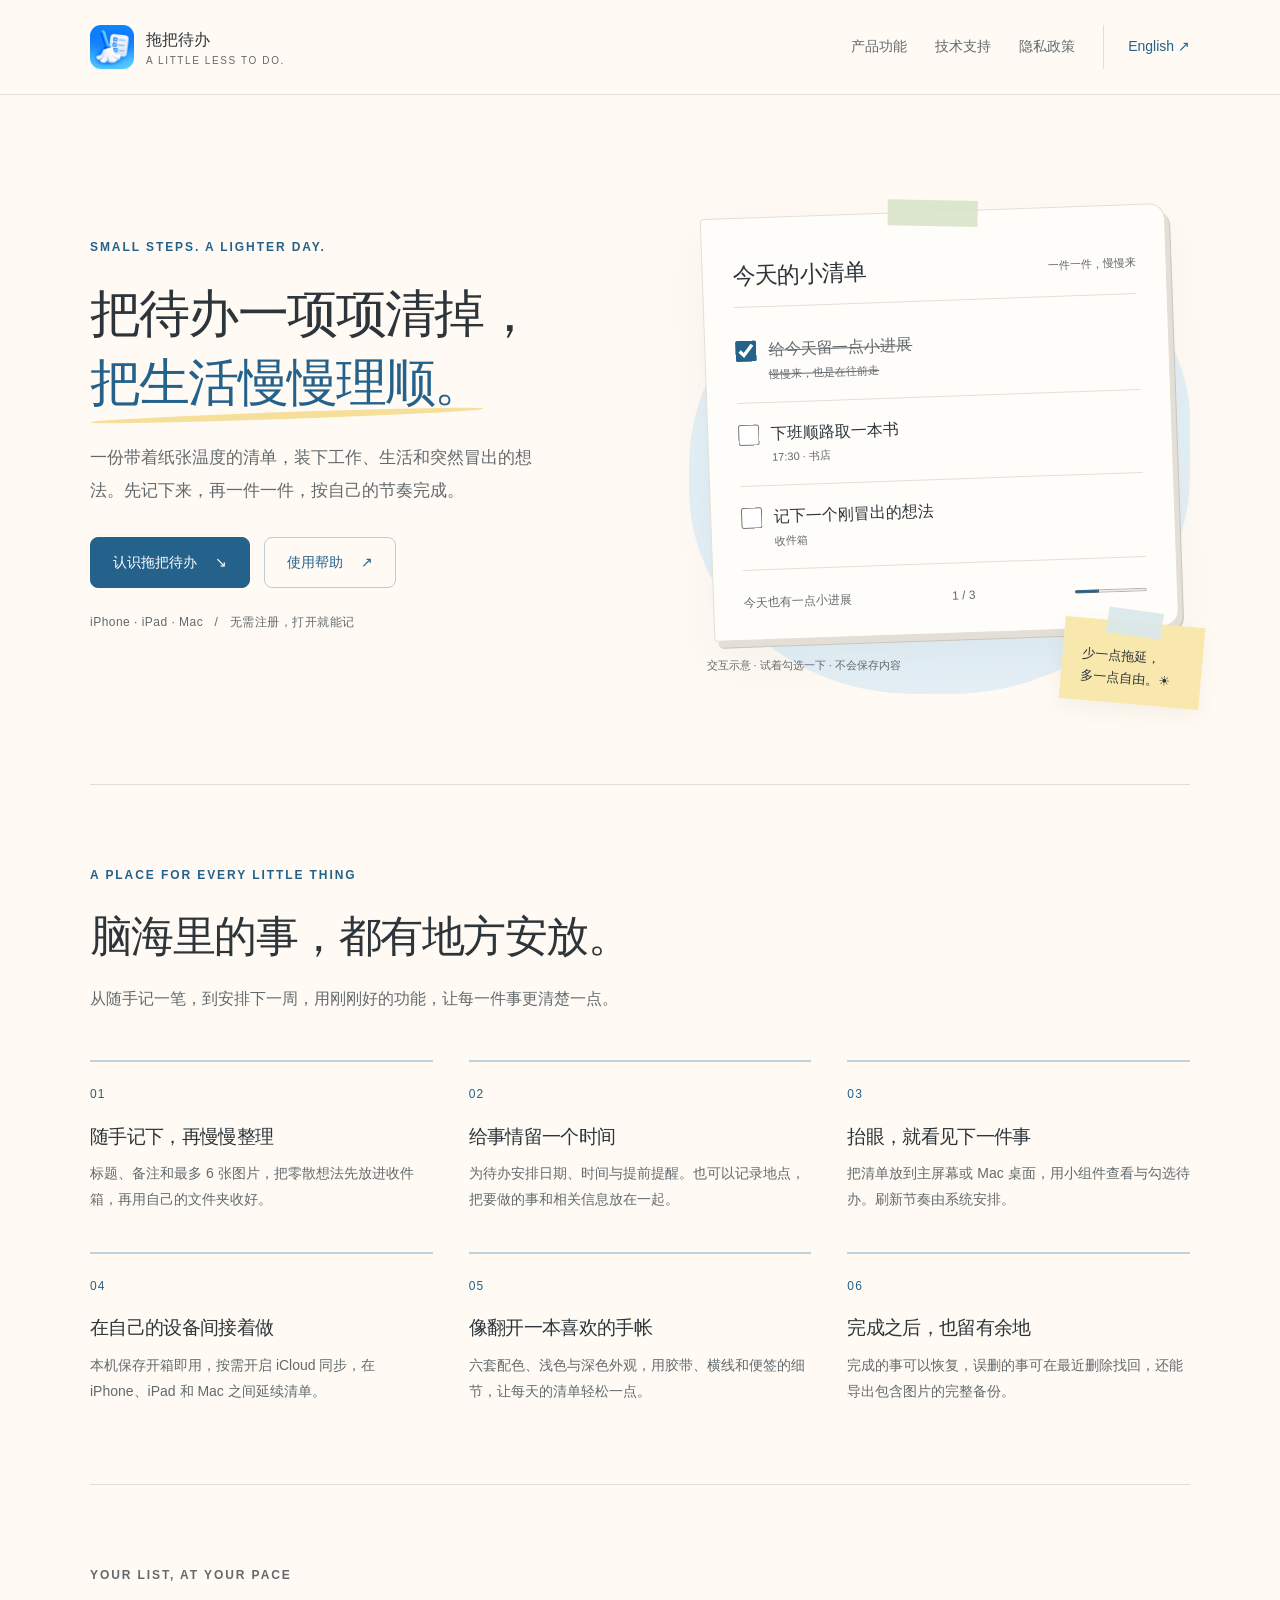
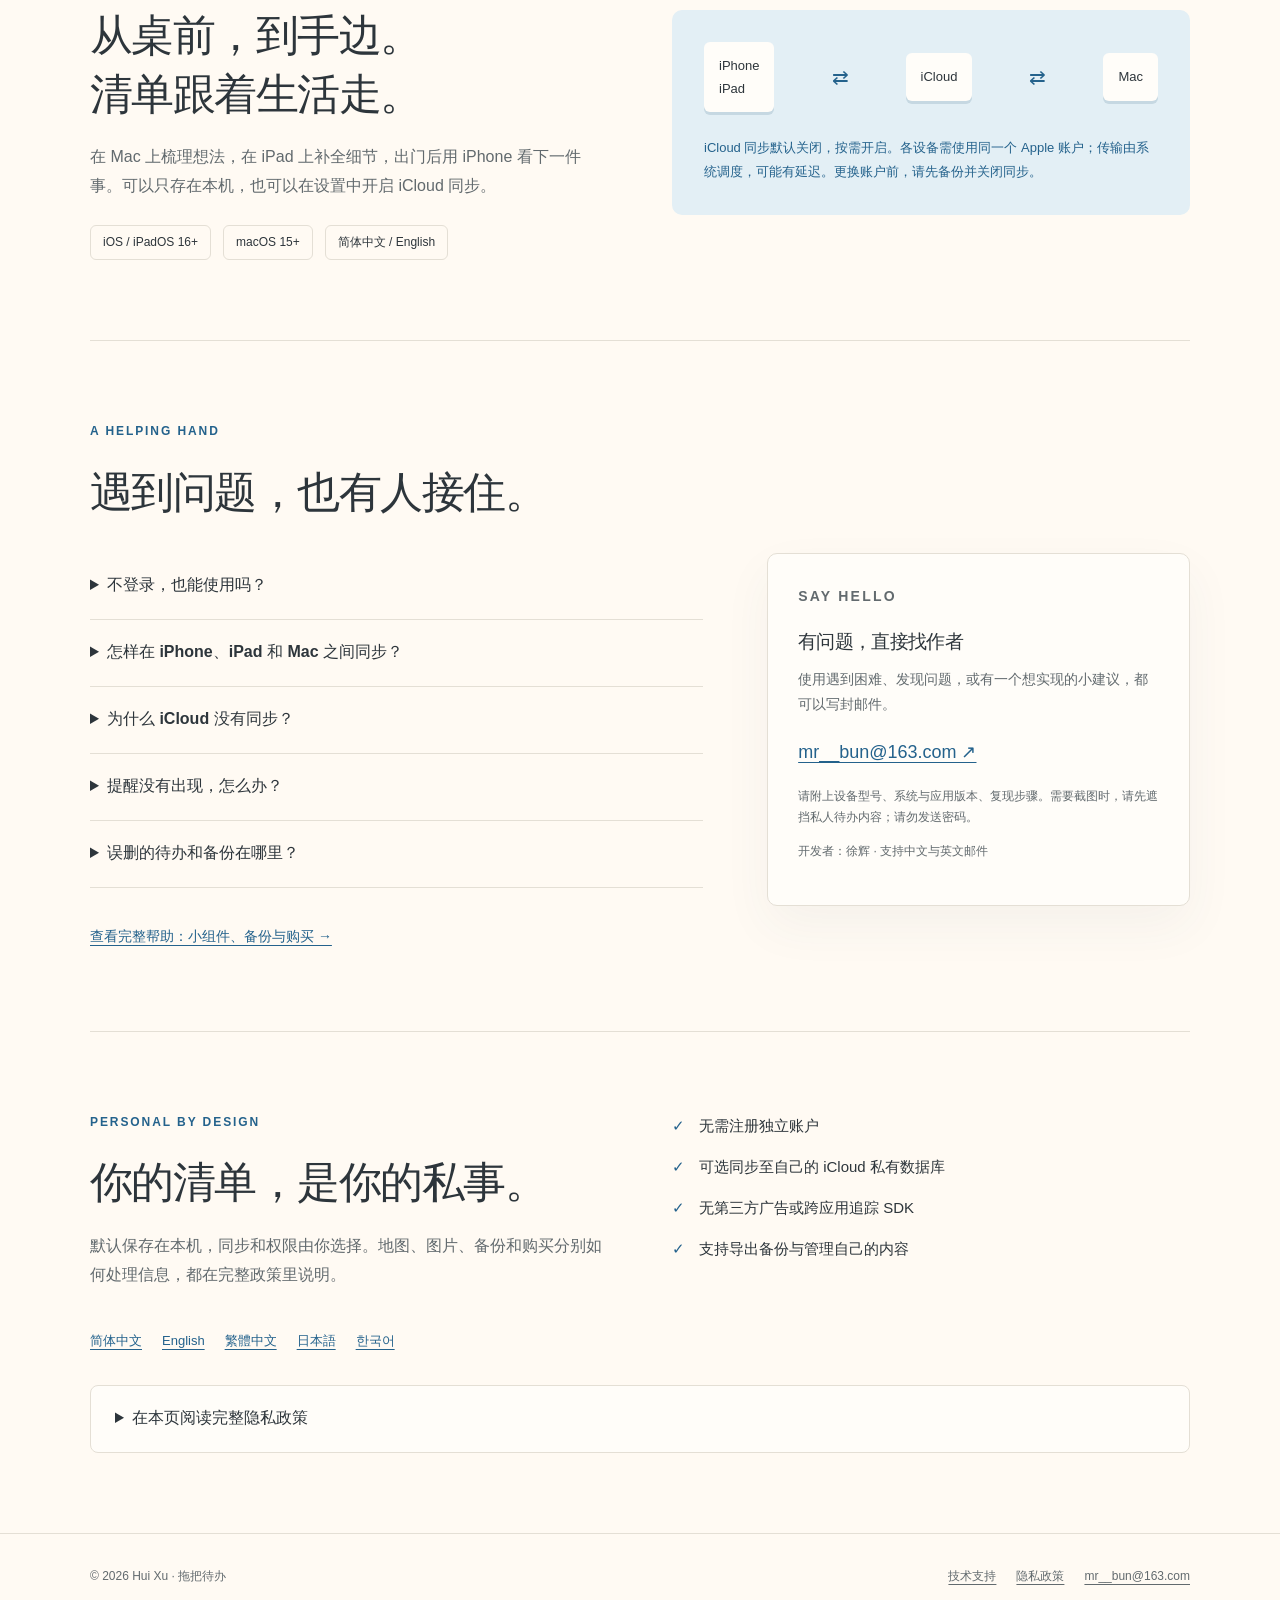
<file: index.html>
<!doctype html>
<html lang="zh-Hans">
<head><meta charset="utf-8"><meta name="viewport" content="width=device-width, initial-scale=1">
<link rel="canonical" href="https://dreamnest.mrbun.cn/"><meta property="og:url" content="https://dreamnest.mrbun.cn/"><meta name="theme-color" content="#fffaf3"><title>拖把待办 — 把待办一项项清掉</title><meta name="description" content="拖把待办是一款纸感手帐风格的待办应用，支持 iPhone、iPad 和 Mac。记录待办、设置提醒、使用小组件和可选 iCloud 同步，查看技术支持与隐私政策。"><meta property="og:type" content="website"><meta property="og:title" content="拖把待办 — 把待办一项项清掉"><meta property="og:description" content="拖把待办是一款纸感手帐风格的待办应用，支持 iPhone、iPad 和 Mac。记录待办、设置提醒、使用小组件和可选 iCloud 同步，查看技术支持与隐私政策。"><meta property="og:locale" content="zh_CN">
<link rel="icon" type="image/png" href="./assets/app-icon.png">
<link rel="apple-touch-icon" href="./assets/app-icon.png">
<link rel="stylesheet" href="./styles.css"><script src="./demo.js" defer></script>
</head>
<body><a class="skip" href="#main">跳到主要内容</a>
<header class="site-header">
<div class="wrap header-inner"><a class="brand" href="./"><img src="./assets/app-icon.png" width="44" height="44" alt=""><span>拖把待办<small>A LITTLE LESS TO DO.</small></span></a>
<nav class="nav" aria-label="主导航"><a href="./#features">产品功能</a><a href="./support.html">技术支持</a><a href="./privacy-policy.zh-Hans.html">隐私政策</a><a class="language" href="./index.en.html" lang="en">English ↗</a>
</nav>
</div>
</header>
<main id="main" class="wrap">
<section class="hero">
<div><p class="eyebrow">SMALL STEPS. A LIGHTER DAY.</p><h1>把待办一项项清掉，<br><span>把生活慢慢理顺。</span></h1><p class="intro">一份带着纸张温度的清单，装下工作、生活和突然冒出的想法。先记下来，再一件一件，按自己的节奏完成。</p>
<div class="actions"><a class="button" href="#features">认识拖把待办 <span aria-hidden="true">↘</span></a><a class="button secondary" href="./support.html">使用帮助 <span aria-hidden="true">↗</span></a>
</div><p class="platforms">iPhone · iPad · Mac &nbsp; / &nbsp; 无需注册，打开就能记</p>
</div>
<div class="demo-stage">
<div class="notebook" data-checklist-demo>
<div class="notebook-top"><h2>今天的小清单</h2><span>一件一件，慢慢来</span>
</div>
<ul class="demo-list">
<li><label><input type="checkbox" checked><span>给今天留一点小进展<small>慢慢来，也是在往前走</small></span></label>
</li>
<li><label><input type="checkbox" ><span>下班顺路取一本书<small>17:30 · 书店</small></span></label>
</li>
<li><label><input type="checkbox" ><span>记下一个刚冒出的想法<small>收件箱</small></span></label>
</li>
</ul>
<div class="demo-progress"><span>今天也有一点小进展</span><span data-completed-count aria-live="polite">1 / 3</span><progress value="1" max="3" aria-label="演示待办完成进度"></progress>
</div>
</div><p class="demo-hint">交互示意 · 试着勾选一下 · 不会保存内容</p>
<div class="note" aria-hidden="true">少一点拖延，<br>多一点自由。☀</div>
</div>
</section>
<section class="section" id="features"><p class="eyebrow">A PLACE FOR EVERY LITTLE THING</p><h2>脑海里的事，都有地方安放。</h2><p class="section-lead">从随手记一笔，到安排下一周，用刚刚好的功能，让每一件事更清楚一点。</p>
<div class="feature-grid">
<article class="feature"><span class="feature-index">01</span><h3>随手记下，再慢慢整理</h3><p>标题、备注和最多 6 张图片，把零散想法先放进收件箱，再用自己的文件夹收好。</p>
</article>
<article class="feature"><span class="feature-index">02</span><h3>给事情留一个时间</h3><p>为待办安排日期、时间与提前提醒。也可以记录地点，把要做的事和相关信息放在一起。</p>
</article>
<article class="feature"><span class="feature-index">03</span><h3>抬眼，就看见下一件事</h3><p>把清单放到主屏幕或 Mac 桌面，用小组件查看与勾选待办。刷新节奏由系统安排。</p>
</article>
<article class="feature"><span class="feature-index">04</span><h3>在自己的设备间接着做</h3><p>本机保存开箱即用，按需开启 iCloud 同步，在 iPhone、iPad 和 Mac 之间延续清单。</p>
</article>
<article class="feature"><span class="feature-index">05</span><h3>像翻开一本喜欢的手帐</h3><p>六套配色、浅色与深色外观，用胶带、横线和便签的细节，让每天的清单轻松一点。</p>
</article>
<article class="feature"><span class="feature-index">06</span><h3>完成之后，也留有余地</h3><p>完成的事可以恢复，误删的事可在最近删除找回，还能导出包含图片的完整备份。</p>
</article>
</div>
</section>
<section class="section devices">
<div class="devices-copy"><p class="eyebrow">YOUR LIST, AT YOUR PACE</p><h2>从桌前，到手边。<br>清单跟着生活走。</h2><p>在 Mac 上梳理想法，在 iPad 上补全细节，出门后用 iPhone 看下一件事。可以只存在本机，也可以在设置中开启 iCloud 同步。</p>
<ul class="device-list">
<li>iOS / iPadOS 16+</li>
<li>macOS 15+</li>
<li>简体中文 / English</li>
</ul>
</div>
<div class="sync-sheet">
<div class="sync-diagram" aria-label="自己的设备通过可选 iCloud 同步连接"><span>iPhone<br>iPad</span><b aria-hidden="true">⇄</b><span>iCloud</span><b aria-hidden="true">⇄</b><span>Mac</span>
</div><p>iCloud 同步默认关闭，按需开启。各设备需使用同一个 Apple 账户；传输由系统调度，可能有延迟。更换账户前，请先备份并关闭同步。</p>
</div>
</section>
<section class="section" id="support"><p class="eyebrow">A HELPING HAND</p><h2>遇到问题，也有人接住。</h2>
<div class="support-grid">
<div>
<details><summary>不登录，也能使用吗？</summary><p>可以。无需注册独立账户，待办默认保存在本机。添加、编辑、整理文件夹和完成待办，不需要开启 iCloud。地图搜索和云端同步需要网络。</p>
</details>
<details><summary>怎样在 iPhone、iPad 和 Mac 之间同步？</summary><p>在各设备登录同一个 Apple 账户，并在应用设置中开启 iCloud 同步；更改开关后，请完全退出并重新打开应用。同步由系统安排，可能有延迟，不能保证即时完成。</p>
</details>
<details><summary>为什么 iCloud 没有同步？</summary><p>先确认各设备使用同一个 Apple 账户，网络可用、iCloud 空间足够，且应用设置已开启同步。查看设置中的状态或错误提示，按提示重试。先导出一份备份，再联系作者并附错误信息；不要为排查而直接卸载应用。</p>
</details>
<details><summary>提醒没有出现，怎么办？</summary><p>确认应用设置中的提醒已开启，系统也允许拖把待办发送通知。待办需要有安排时间，并选择有效的提前提醒；提醒时刻应晚于当前时间。专注模式、通知摘要和系统调度可能影响显示。地点只是待办信息，不会触发到达提醒。</p>
</details>
<details><summary>误删的待办和备份在哪里？</summary><p>在设置的“最近删除”中恢复尚未永久删除的待办。“导入 / 导出”可备份文件夹、待办和图片，包含最近删除。导入前会校验并预览；默认只补入缺少的内容，也可选择覆盖同一条记录。请妥善保管未加密的备份文件。</p>
</details><a class="back-link" href="./support.html">查看完整帮助：小组件、备份与购买 →</a>
</div>
<aside class="contact-card"><p class="eyebrow">SAY HELLO</p><h3>有问题，直接找作者</h3><p>使用遇到困难、发现问题，或有一个想实现的小建议，都可以写封邮件。</p><a class="contact-email" href="mailto:mr__bun@163.com?subject=%E6%8B%96%E6%8A%8A%E5%BE%85%E5%8A%9E%E6%8A%80%E6%9C%AF%E6%94%AF%E6%8C%81">mr__bun@163.com ↗</a><p class="small">请附上设备型号、系统与应用版本、复现步骤。需要截图时，请先遮挡私人待办内容；请勿发送密码。</p><p class="small">开发者：徐辉 · 支持中文与英文邮件</p>
</aside>
</div>
</section>
<section class="section" id="privacy">
<div class="privacy-intro">
<div><p class="eyebrow">PERSONAL BY DESIGN</p><h2>你的清单，是你的私事。</h2><p class="section-lead">默认保存在本机，同步和权限由你选择。地图、图片、备份和购买分别如何处理信息，都在完整政策里说明。</p>
</div>
<ul class="privacy-facts">
<li>无需注册独立账户</li>
<li>可选同步至自己的 iCloud 私有数据库</li>
<li>无第三方广告或跨应用追踪 SDK</li>
<li>支持导出备份与管理自己的内容</li>
</ul>
</div>
<nav class="policy-languages" aria-label="隐私政策语言"><a href="./privacy-policy.zh-Hans.html" lang="zh-Hans">简体中文</a><a href="./privacy-policy.html" lang="en">English</a><a href="./privacy-policy.zh-Hant.html" lang="zh-Hant">繁體中文</a><a href="./privacy-policy.ja.html" lang="ja">日本語</a><a href="./privacy-policy.ko.html" lang="ko">한국어</a>
</nav>
<details class="policy-inline"><summary>在本页阅读完整隐私政策</summary>
<div class="prose"><!-- privacy:start -->
<p>生效日期：2026 年 11 月 1 日</p>
<p>拖把待办（Mop To-Do）由徐辉开发，是一款用于记录、整理和完成个人待办事项的应用。本政策说明应用及本网站如何处理信息。</p>
<h2>1. 待办内容与本机存储</h2>
<p>应用无需注册独立账户即可使用。你创建的文件夹、待办标题、备注、完成和删除状态、日期与提醒设置、选定地点及图片附件保存在设备上的应用数据库中。语言、主题等偏好也保存在本机。开发者不运营用于接收这些待办内容的业务服务器。</p>
<p>小组件使用设备上的应用共享数据来展示清单和处理操作。你选择显示的内容可能出现在主屏幕、桌面或系统支持的小组件位置，请按自己的隐私需要配置。</p>
<h2>2. 可选的 iCloud 同步</h2>
<p>iCloud 同步默认关闭。开启后，应用使用 Apple CloudKit 私有数据库，将待办、文件夹、图片附件及相关记录同步到你的 Apple 账户下，以便在自己的设备间使用。应用还会向 Apple 的 iCloud 网站发起不含待办内容的连接检查；网络通信会向服务提供方传递 IP 地址等连接信息。</p>
<p>我们不获取你的 Apple 账户密码。Apple 按其服务规则处理云端数据；参见 <a href="https://www.apple.com/legal/privacy/data/en/apple-account/">Apple 账户与隐私</a>。同步依赖网络、账户和系统调度，不能保证即时完成。关闭同步不会自动删除本机或已存在的云端数据。</p>
<h2>3. 图片、地点与提醒</h2>
<ul>
<li>图片：通过系统照片或文件选择器，仅导入你选中的图片。应用会生成压缩后的附件副本，并在开启 iCloud 同步时同步这些附件。</li>
<li>地点：搜索、浏览地图和选择地点使用 Apple 地图服务，搜索词、地图区域及相关位置信息可能发送给 Apple。仅当你主动使用当前位置并授权时，应用才请求设备定位；应用不持续在后台追踪位置。你保存到待办中的地点名称、地址和坐标成为待办内容。参见 <a href="https://www.apple.com/legal/privacy/data/en/apple-maps/">Apple 地图与隐私</a>。</li>
<li>提醒：经通知授权后，在本机安排时间提醒。通知可能显示待办标题与相关内容，你可以在系统设置中管理权限和预览显示。地点记录不用于地理围栏提醒。</li>
</ul>
<p>拒绝这些权限仍可使用基本文字清单功能。</p>
<h2>4. 备份与数据删除</h2>
<p>你可以在设置的“导入 / 导出”中导出备份，包含文件夹、待办、图片及最近删除中的内容。备份文件本身未加密，应妥善保管；你选择的文件存储或分享服务按其自身政策处理文件。</p>
<p>删除的待办先进入“最近删除”，可在其中恢复或永久删除。开启同步时，删除变更由 iCloud 同步到其他设备。删除应用、关闭同步都不等于删除云端数据。你可以在 Apple 的 iCloud 存储管理中管理应用数据；另行导出的备份需自行删除。更换 Apple 账户前，请先备份并关闭同步。</p>
<h2>5. 自愿支持、广告与诊断</h2>
<p>应用不含第三方广告或跨应用追踪 SDK，不出售待办内容，也不把内容用于广告画像。“请作者喝咖啡”是可选的一次性 Apple 应用内购买，不自动续费，也不解锁额外待办功能。Apple 处理付款，应用读取商品、购买状态及用于验证的交易信息，不获取完整银行卡资料。参见 <a href="https://www.apple.com/legal/privacy/data/en/app-store/">App Store 与隐私</a>。</p>
<p>应用在设备系统日志中记录用于排查故障的错误类型和代码，不通过自建分析服务上传待办内容。你主动通过邮件提供的故障说明、截图、系统版本、诊断或联系信息，会用于回复和排查问题。请勿发送密码或不必要的敏感信息。</p>
<h2>6. 本网站、信息保留与选择</h2>
<p>本网站不设置分析或广告追踪脚本，不提交你的演示清单操作，也不保存演示状态。网站托管和网络服务提供方可能为交付与安全处理 IP 地址、请求时间、浏览器信息和访问日志。点击邮件链接后，邮件服务商会按其自身规则处理邮件。</p>
<p>本机内容由你管理；iCloud 和备份按你选择的服务及其规则保留。支持邮件仅在处理请求、后续支持或履行必要义务所需范围内保留。你可以通过下方邮箱提出访问、更正或删除我们持有的支持信息等请求。我们无法代你读取或直接操作个人设备及私有 iCloud 数据，可提供操作指导。</p>
<p>我们采取与处理方式相适应的保护措施，但任何存储或通信方式均无法保证绝对安全。使用 Apple、托管或邮件等服务时，信息处理地区及保护规则取决于相应服务提供方。本应用不专门面向儿童，也不主动建立儿童个人资料；监护人如对主动发来的信息有疑问，可联系我们处理。</p>
<h2>7. 政策更新与联系</h2>
<p>功能或信息处理方式变化时，我们会更新本政策及生效日期。</p>
<p>开发者：徐辉（Hui Xu）</p>
<p>邮箱：<a href="mailto:mr__bun@163.com">mr__bun@163.com</a></p>
<p>应用：拖把待办 / Mop To-Do</p>
<!-- privacy:end -->
</div>
</details>
</section>
</main>
<footer class="site-footer">
<div class="wrap footer-inner"><span>© 2026 Hui Xu · 拖把待办</span>
<div class="footer-links"><a href="./support.html">技术支持</a><a href="./privacy-policy.zh-Hans.html">隐私政策</a><a href="mailto:mr__bun@163.com">mr__bun@163.com</a>
</div>
</div>
</footer>
</body></html>
</file>
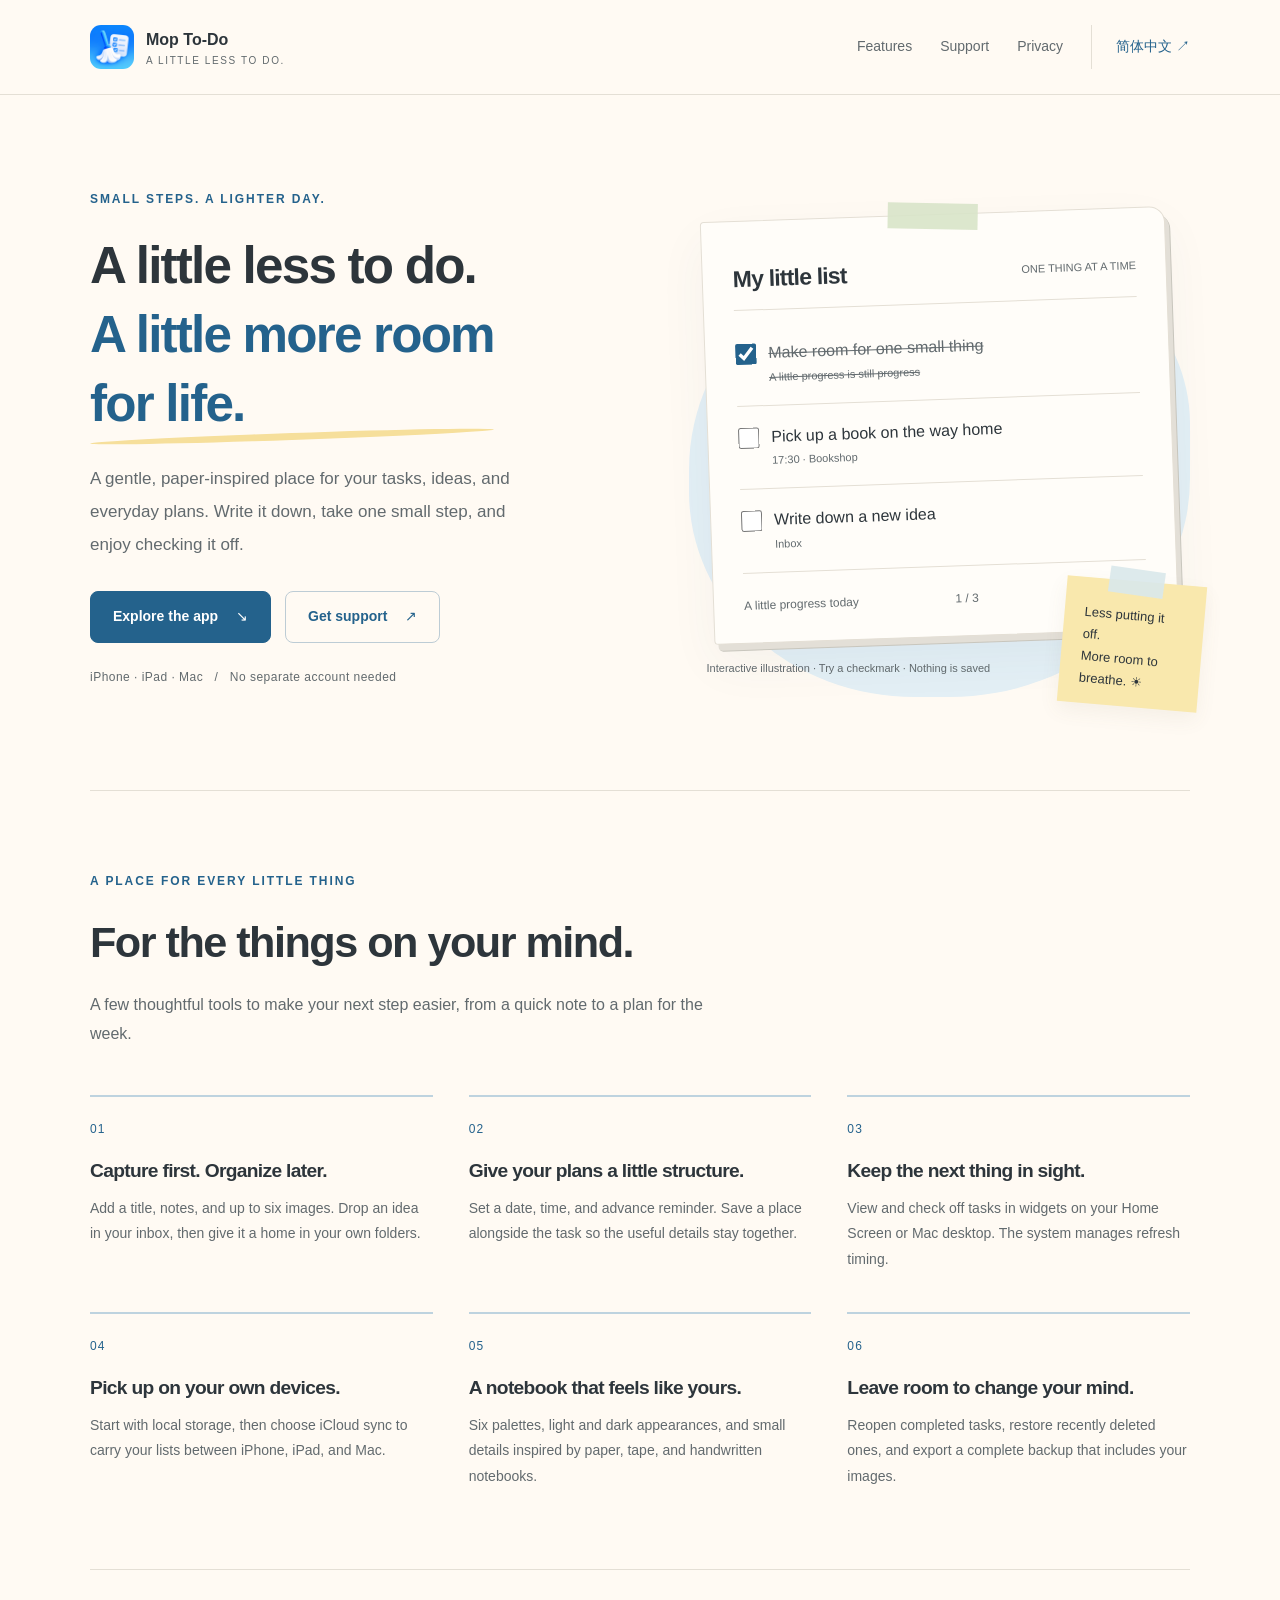
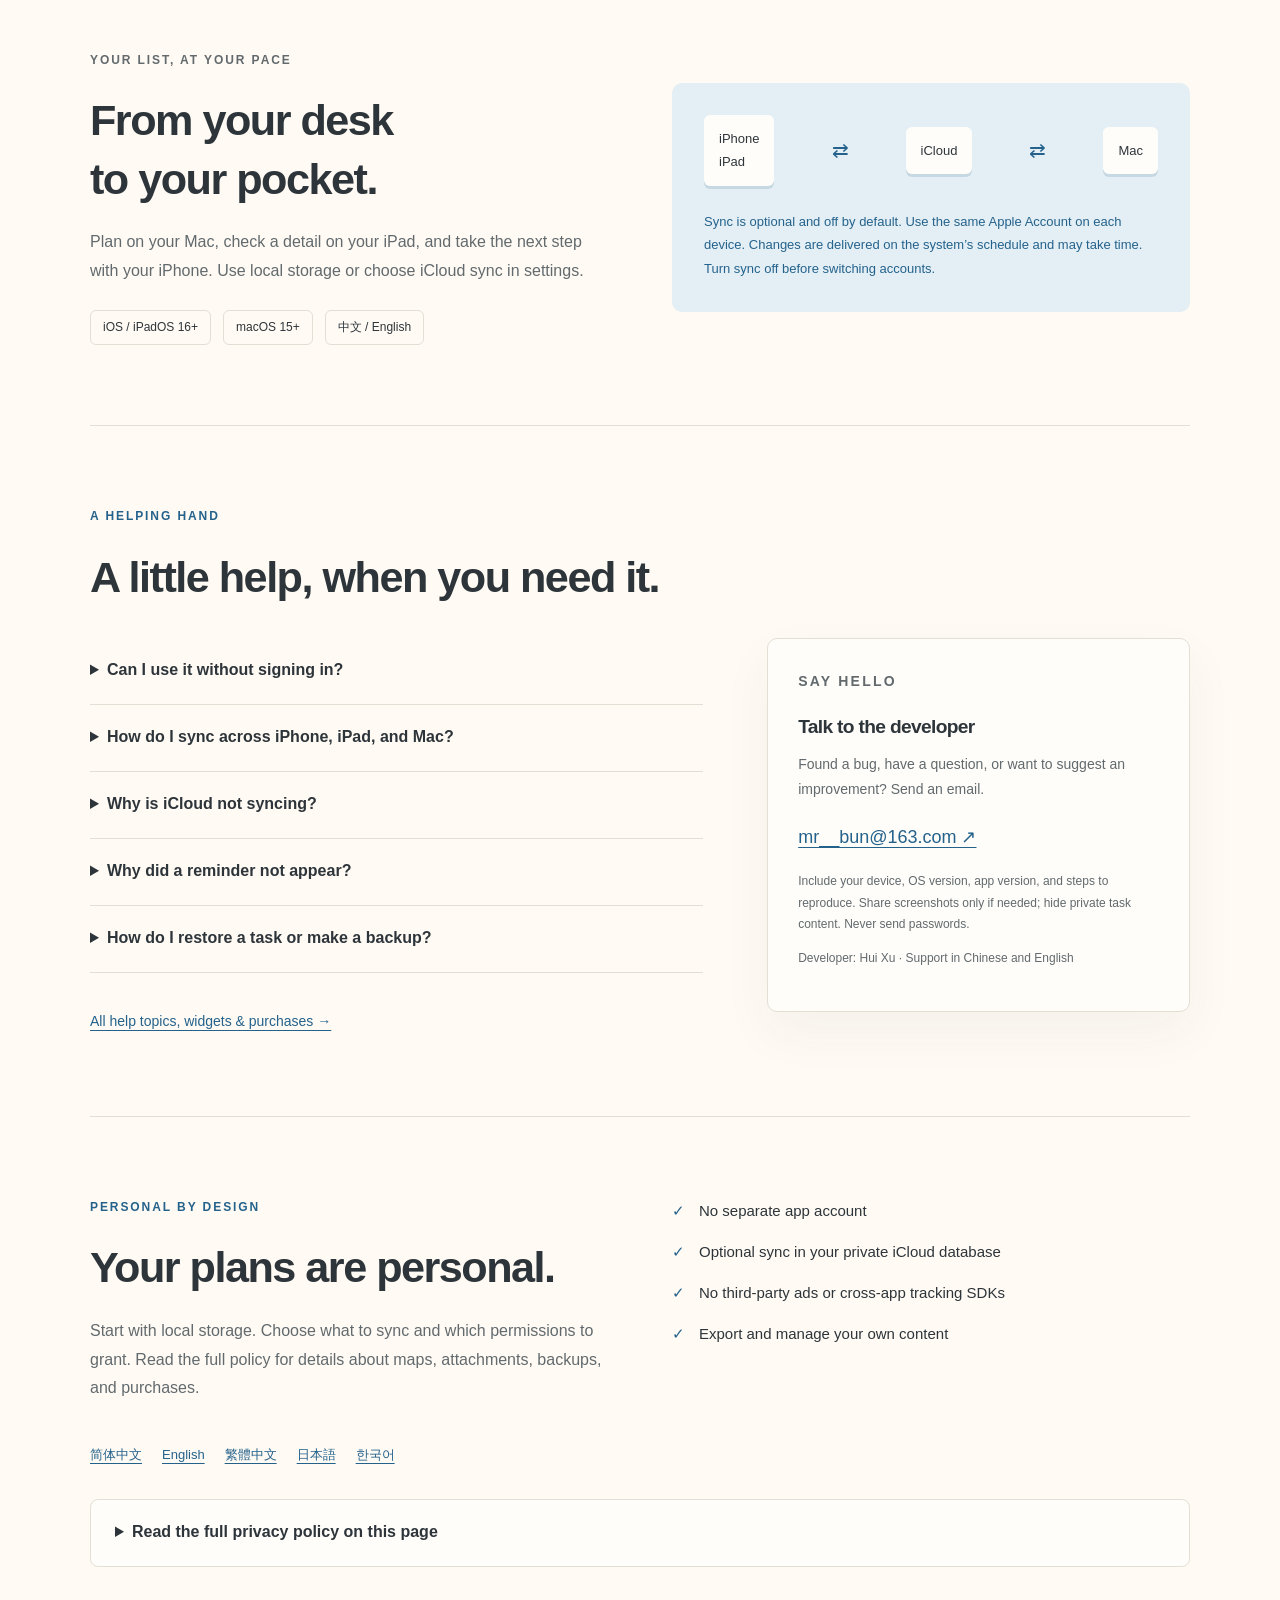
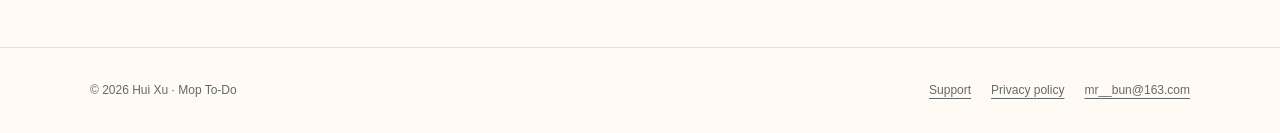
<file: index.en.html>
<!doctype html>
<html lang="en">
<head><meta charset="utf-8"><meta name="viewport" content="width=device-width, initial-scale=1">
<link rel="canonical" href="https://dreamnest.mrbun.cn/index.en"><meta property="og:url" content="https://dreamnest.mrbun.cn/index.en"><meta name="theme-color" content="#fffaf3"><title>Mop To-Do — A little less to do.</title><meta name="description" content="A paper-inspired to-do app for iPhone, iPad, and Mac. Tasks, reminders, widgets, optional iCloud sync, support, and privacy information."><meta property="og:type" content="website"><meta property="og:title" content="Mop To-Do — A little less to do."><meta property="og:description" content="A paper-inspired to-do app for iPhone, iPad, and Mac. Tasks, reminders, widgets, optional iCloud sync, support, and privacy information."><meta property="og:locale" content="en_US">
<link rel="icon" type="image/png" href="./assets/app-icon.png">
<link rel="apple-touch-icon" href="./assets/app-icon.png">
<link rel="stylesheet" href="./styles.css"><script src="./demo.js" defer></script>
</head>
<body><a class="skip" href="#main">Skip to content</a>
<header class="site-header">
<div class="wrap header-inner"><a class="brand" href="./index.en.html"><img src="./assets/app-icon.png" width="44" height="44" alt=""><span>Mop To-Do<small>A LITTLE LESS TO DO.</small></span></a>
<nav class="nav" aria-label="Main navigation"><a href="./index.en.html#features">Features</a><a href="./support.en.html">Support</a><a href="./privacy-policy.html">Privacy</a><a class="language" href="./" lang="zh-Hans">简体中文 ↗</a>
</nav>
</div>
</header>
<main id="main" class="wrap">
<section class="hero">
<div><p class="eyebrow">SMALL STEPS. A LIGHTER DAY.</p><h1>A little less to do.<br><span>A little more room<br>for life.</span></h1><p class="intro">A gentle, paper-inspired place for your tasks, ideas, and everyday plans. Write it down, take one small step, and enjoy checking it off.</p>
<div class="actions"><a class="button" href="#features">Explore the app <span aria-hidden="true">↘</span></a><a class="button secondary" href="./support.en.html">Get support <span aria-hidden="true">↗</span></a>
</div><p class="platforms">iPhone · iPad · Mac &nbsp; / &nbsp; No separate account needed</p>
</div>
<div class="demo-stage">
<div class="notebook" data-checklist-demo>
<div class="notebook-top"><h2>My little list</h2><span>ONE THING AT A TIME</span>
</div>
<ul class="demo-list">
<li><label><input type="checkbox" checked><span>Make room for one small thing<small>A little progress is still progress</small></span></label>
</li>
<li><label><input type="checkbox" ><span>Pick up a book on the way home<small>17:30 · Bookshop</small></span></label>
</li>
<li><label><input type="checkbox" ><span>Write down a new idea<small>Inbox</small></span></label>
</li>
</ul>
<div class="demo-progress"><span>A little progress today</span><span data-completed-count aria-live="polite">1 / 3</span><progress value="1" max="3" aria-label="Completed demo tasks"></progress>
</div>
</div><p class="demo-hint">Interactive illustration · Try a checkmark · Nothing is saved</p>
<div class="note" aria-hidden="true">Less putting it off.<br>More room to breathe. ☀</div>
</div>
</section>
<section class="section" id="features"><p class="eyebrow">A PLACE FOR EVERY LITTLE THING</p><h2>For the things on your mind.</h2><p class="section-lead">A few thoughtful tools to make your next step easier, from a quick note to a plan for the week.</p>
<div class="feature-grid">
<article class="feature"><span class="feature-index">01</span><h3>Capture first. Organize later.</h3><p>Add a title, notes, and up to six images. Drop an idea in your inbox, then give it a home in your own folders.</p>
</article>
<article class="feature"><span class="feature-index">02</span><h3>Give your plans a little structure.</h3><p>Set a date, time, and advance reminder. Save a place alongside the task so the useful details stay together.</p>
</article>
<article class="feature"><span class="feature-index">03</span><h3>Keep the next thing in sight.</h3><p>View and check off tasks in widgets on your Home Screen or Mac desktop. The system manages refresh timing.</p>
</article>
<article class="feature"><span class="feature-index">04</span><h3>Pick up on your own devices.</h3><p>Start with local storage, then choose iCloud sync to carry your lists between iPhone, iPad, and Mac.</p>
</article>
<article class="feature"><span class="feature-index">05</span><h3>A notebook that feels like yours.</h3><p>Six palettes, light and dark appearances, and small details inspired by paper, tape, and handwritten notebooks.</p>
</article>
<article class="feature"><span class="feature-index">06</span><h3>Leave room to change your mind.</h3><p>Reopen completed tasks, restore recently deleted ones, and export a complete backup that includes your images.</p>
</article>
</div>
</section>
<section class="section devices">
<div class="devices-copy"><p class="eyebrow">YOUR LIST, AT YOUR PACE</p><h2>From your desk<br>to your pocket.</h2><p>Plan on your Mac, check a detail on your iPad, and take the next step with your iPhone. Use local storage or choose iCloud sync in settings.</p>
<ul class="device-list">
<li>iOS / iPadOS 16+</li>
<li>macOS 15+</li>
<li>中文 / English</li>
</ul>
</div>
<div class="sync-sheet">
<div class="sync-diagram" aria-label="Optional iCloud sync across your devices"><span>iPhone<br>iPad</span><b aria-hidden="true">⇄</b><span>iCloud</span><b aria-hidden="true">⇄</b><span>Mac</span>
</div><p>Sync is optional and off by default. Use the same Apple Account on each device. Changes are delivered on the system’s schedule and may take time. Turn sync off before switching accounts.</p>
</div>
</section>
<section class="section" id="support"><p class="eyebrow">A HELPING HAND</p><h2>A little help, when you need it.</h2>
<div class="support-grid">
<div>
<details><summary>Can I use it without signing in?</summary><p>Yes. No separate app account is required, and tasks are stored locally by default. Add, edit, organize, and complete tasks without iCloud. Map search and cloud sync need a network connection.</p>
</details>
<details><summary>How do I sync across iPhone, iPad, and Mac?</summary><p>Sign in to the same Apple Account on each device and enable iCloud sync in app settings. Fully quit and reopen the app after changing the switch. The system schedules sync, so updates may take time.</p>
</details>
<details><summary>Why is iCloud not syncing?</summary><p>Check that your devices use the same Apple Account, have a working connection and enough iCloud space, and have app sync enabled. Check the status or error in app settings and retry as directed. Export a backup before troubleshooting, then email the developer with the error. Avoid uninstalling the app as a troubleshooting step.</p>
</details>
<details><summary>Why did a reminder not appear?</summary><p>Enable reminders in the app and allow notifications in system settings. The task needs a scheduled time and a reminder that has not already passed. Focus modes, notification summaries, and system scheduling can affect presentation. Saved places are task information; they do not trigger arrival reminders.</p>
</details>
<details><summary>How do I restore a task or make a backup?</summary><p>Open Recently Deleted in settings to restore tasks that have not been permanently deleted. Import / Export includes folders, tasks, images, and recently deleted content. Imports are validated and previewed: add missing records by default, or choose to replace matching records. Store unencrypted backup files securely.</p>
</details><a class="back-link" href="./support.en.html">All help topics, widgets & purchases →</a>
</div>
<aside class="contact-card"><p class="eyebrow">SAY HELLO</p><h3>Talk to the developer</h3><p>Found a bug, have a question, or want to suggest an improvement? Send an email.</p><a class="contact-email" href="mailto:mr__bun@163.com?subject=Mop%20To-Do%20Support">mr__bun@163.com ↗</a><p class="small">Include your device, OS version, app version, and steps to reproduce. Share screenshots only if needed; hide private task content. Never send passwords.</p><p class="small">Developer: Hui Xu · Support in Chinese and English</p>
</aside>
</div>
</section>
<section class="section" id="privacy">
<div class="privacy-intro">
<div><p class="eyebrow">PERSONAL BY DESIGN</p><h2>Your plans are personal.</h2><p class="section-lead">Start with local storage. Choose what to sync and which permissions to grant. Read the full policy for details about maps, attachments, backups, and purchases.</p>
</div>
<ul class="privacy-facts">
<li>No separate app account</li>
<li>Optional sync in your private iCloud database</li>
<li>No third-party ads or cross-app tracking SDKs</li>
<li>Export and manage your own content</li>
</ul>
</div>
<nav class="policy-languages" aria-label="Privacy policy languages"><a href="./privacy-policy.zh-Hans.html" lang="zh-Hans">简体中文</a><a href="./privacy-policy.html" lang="en">English</a><a href="./privacy-policy.zh-Hant.html" lang="zh-Hant">繁體中文</a><a href="./privacy-policy.ja.html" lang="ja">日本語</a><a href="./privacy-policy.ko.html" lang="ko">한국어</a>
</nav>
<details class="policy-inline"><summary>Read the full privacy policy on this page</summary>
<div class="prose"><!-- privacy:start -->
<p>Effective date: November 1, 2026</p>
<p>Mop To-Do (拖把待办), developed by Hui Xu, helps you record, organize, and complete personal tasks. This policy describes information handling in the app and on this website.</p>
<h2>1. Tasks and on-device storage</h2>
<p>No separate app account is required. Folders, task titles, notes, completion and deletion states, dates, reminder settings, selected places, and image attachments are stored in the app database on your device. Language and appearance preferences are also stored locally. The developer does not operate an application server that receives this task content.</p>
<p>Widgets use shared app data on your device to display tasks and handle actions. Selected content may appear on your Home Screen, desktop, or other supported widget surfaces. Configure widgets to suit your privacy needs.</p>
<h2>2. Optional iCloud sync</h2>
<p>iCloud sync is off by default. When enabled, the app uses an Apple CloudKit private database to sync tasks, folders, image attachments, and related records under your Apple Account across your devices. It also checks connectivity with Apple&#x27;s iCloud website without sending task content. Network connections reveal connection information such as your IP address to the service provider.</p>
<p>We do not receive your Apple Account password. Apple handles cloud data under its service terms; see <a href="https://www.apple.com/legal/privacy/data/en/apple-account/">Apple Account &amp; Privacy</a>. Sync depends on your network, account, and system scheduling and may not be immediate. Turning sync off does not automatically delete local or existing cloud data.</p>
<h2>3. Images, places, and reminders</h2>
<ul>
<li>Images: the system photo or file picker imports only images you select. The app creates compressed attachment copies and syncs them if iCloud sync is enabled.</li>
<li>Places: map browsing, search, and place selection use Apple Maps. Search terms, map regions, and relevant location information may be sent to Apple. The app requests device location only when you choose to use your current location and grant permission. It does not continuously track your location in the background. Saved place names, addresses, and coordinates become part of your task. See <a href="https://www.apple.com/legal/privacy/data/en/apple-maps/">Apple Maps &amp; Privacy</a>.</li>
<li>Reminders: with notification permission, time-based reminders are scheduled on your device. Notifications may show task titles and related content. Manage permissions and previews in system settings. Saved places do not trigger geofence reminders.</li>
</ul>
<p>Basic text tasks remain available if you decline these permissions.</p>
<h2>4. Backups and deletion</h2>
<p>Import / Export in settings lets you export folders, tasks, images, and recently deleted content. Exported backup files are not encrypted by the app. Keep them secure; any storage or sharing provider you choose handles files under its own policy.</p>
<p>Deleted tasks move to Recently Deleted, where you can restore or permanently delete them. With sync enabled, deletion changes sync through iCloud. Uninstalling the app or turning off sync does not delete cloud data. Manage app data in Apple&#x27;s iCloud storage settings and delete exported backups separately. Back up and turn sync off before switching Apple Accounts.</p>
<h2>5. Optional tips, advertising, and diagnostics</h2>
<p>The app has no third-party advertising or cross-app tracking SDKs. We do not sell task content or use it for advertising profiles. Buy the developer a coffee is an optional, one-time Apple in-app purchase with no automatic renewal or additional task features. Apple processes payment; the app reads product information, purchase status, and transaction information for verification, not your full payment card details. See <a href="https://www.apple.com/legal/privacy/data/en/app-store/">App Store &amp; Privacy</a>.</p>
<p>The app records error types and codes in device system logs for troubleshooting. It does not upload task content to a developer-operated analytics service. If you email us, we use the issue description, screenshots, system version, diagnostics, and contact information you choose to provide to respond and investigate. Do not send passwords or unnecessary sensitive content.</p>
<h2>6. This website, retention, and your choices</h2>
<p>This website uses no analytics or advertising tracking scripts. Checklist demo interactions are not submitted or saved. Hosting and network providers may process IP addresses, request times, browser information, and access logs to deliver and secure the site. Your email provider handles messages under its own rules when you use an email link.</p>
<p>You control local content. iCloud data and backups are retained according to your chosen services and their rules. Support messages are kept only as needed to handle requests, provide follow-up support, or meet necessary obligations. Contact us to request access, correction, or deletion of support information we hold. We cannot read or directly manage your device or private iCloud data, but can explain the available controls.</p>
<p>We use safeguards appropriate to the information we handle, but no storage or communication method is completely secure. Processing locations and protections depend on the Apple, hosting, email, or other services you choose. The app is not directed specifically at children and does not intentionally build children&#x27;s profiles. Parents or guardians can contact us about information sent to us voluntarily.</p>
<h2>7. Updates and contact</h2>
<p>We will update this policy and its effective date when features or information handling change.</p>
<p>Developer: Hui Xu (徐辉)</p>
<p>Email: <a href="mailto:mr__bun@163.com">mr__bun@163.com</a></p>
<p>App: Mop To-Do / 拖把待办</p>
<!-- privacy:end -->
</div>
</details>
</section>
</main>
<footer class="site-footer">
<div class="wrap footer-inner"><span>© 2026 Hui Xu · Mop To-Do</span>
<div class="footer-links"><a href="./support.en.html">Support</a><a href="./privacy-policy.html">Privacy policy</a><a href="mailto:mr__bun@163.com">mr__bun@163.com</a>
</div>
</div>
</footer>
</body></html>
</file>
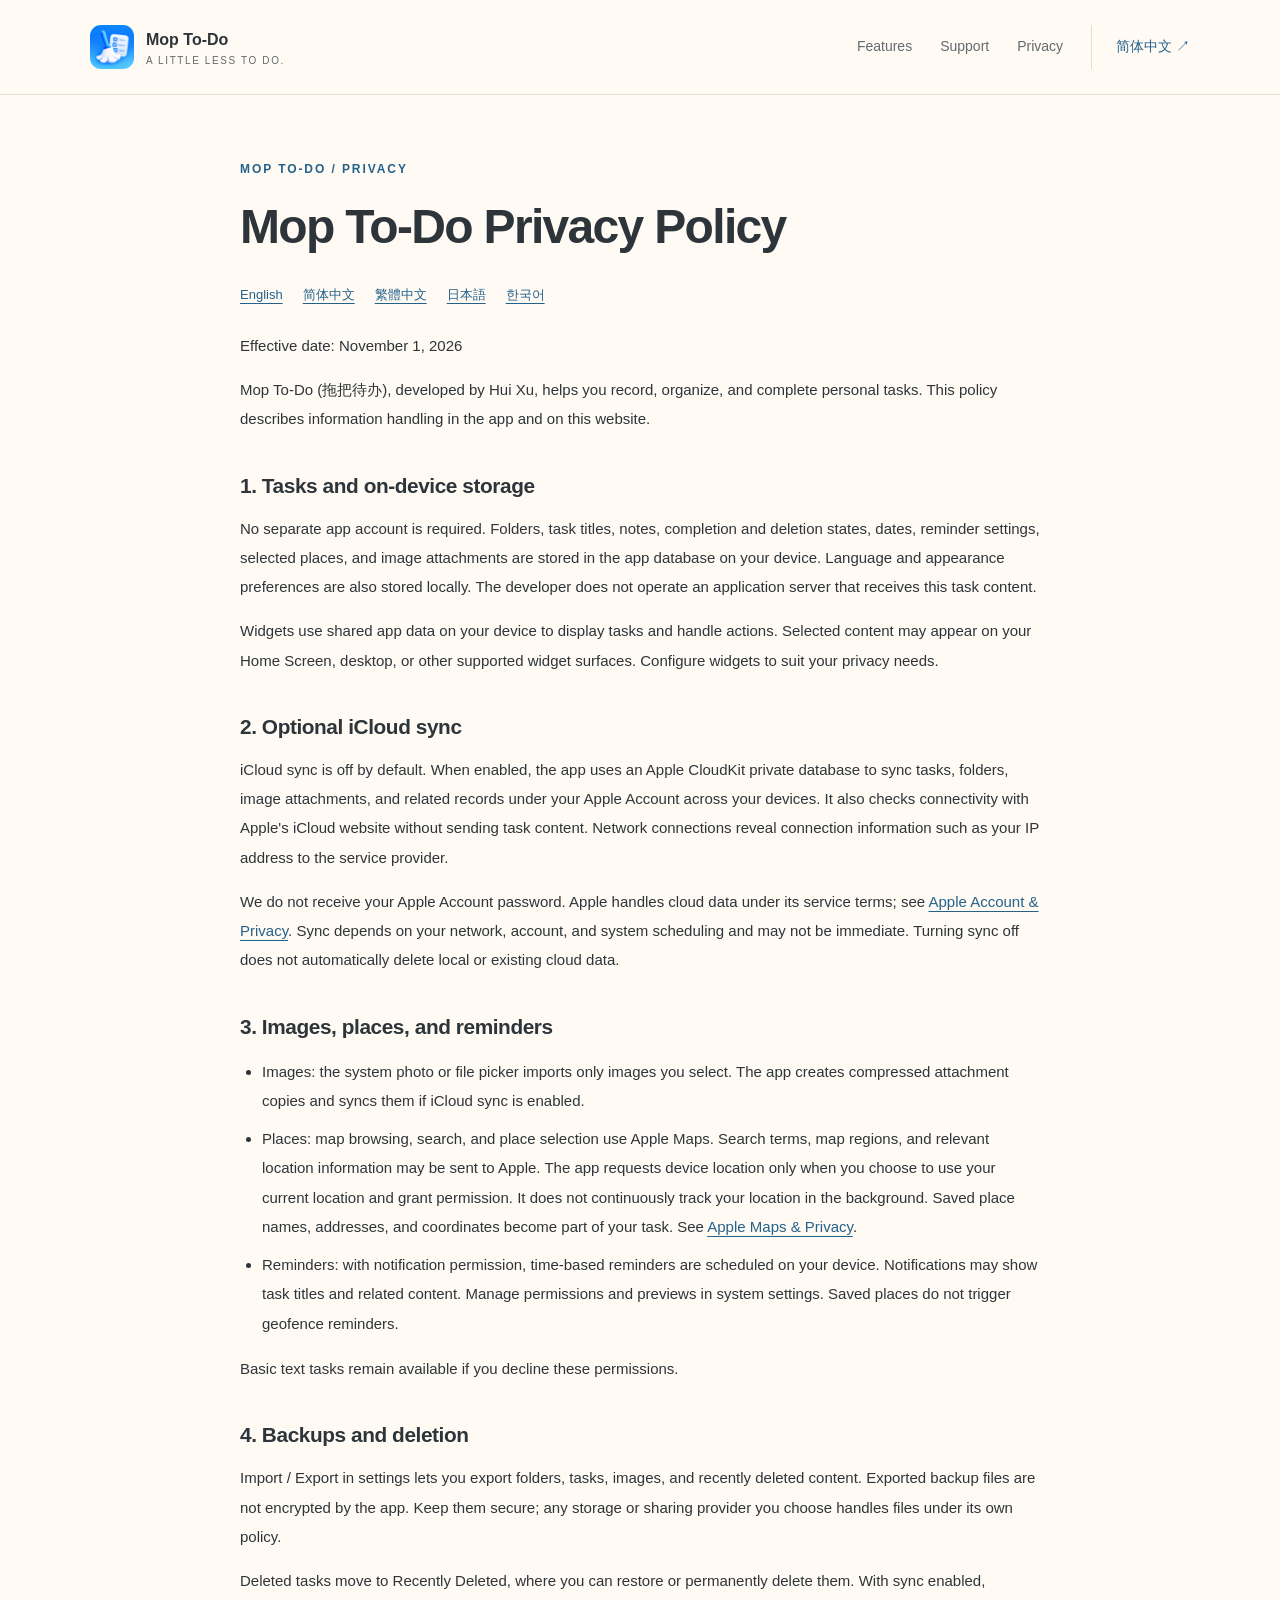
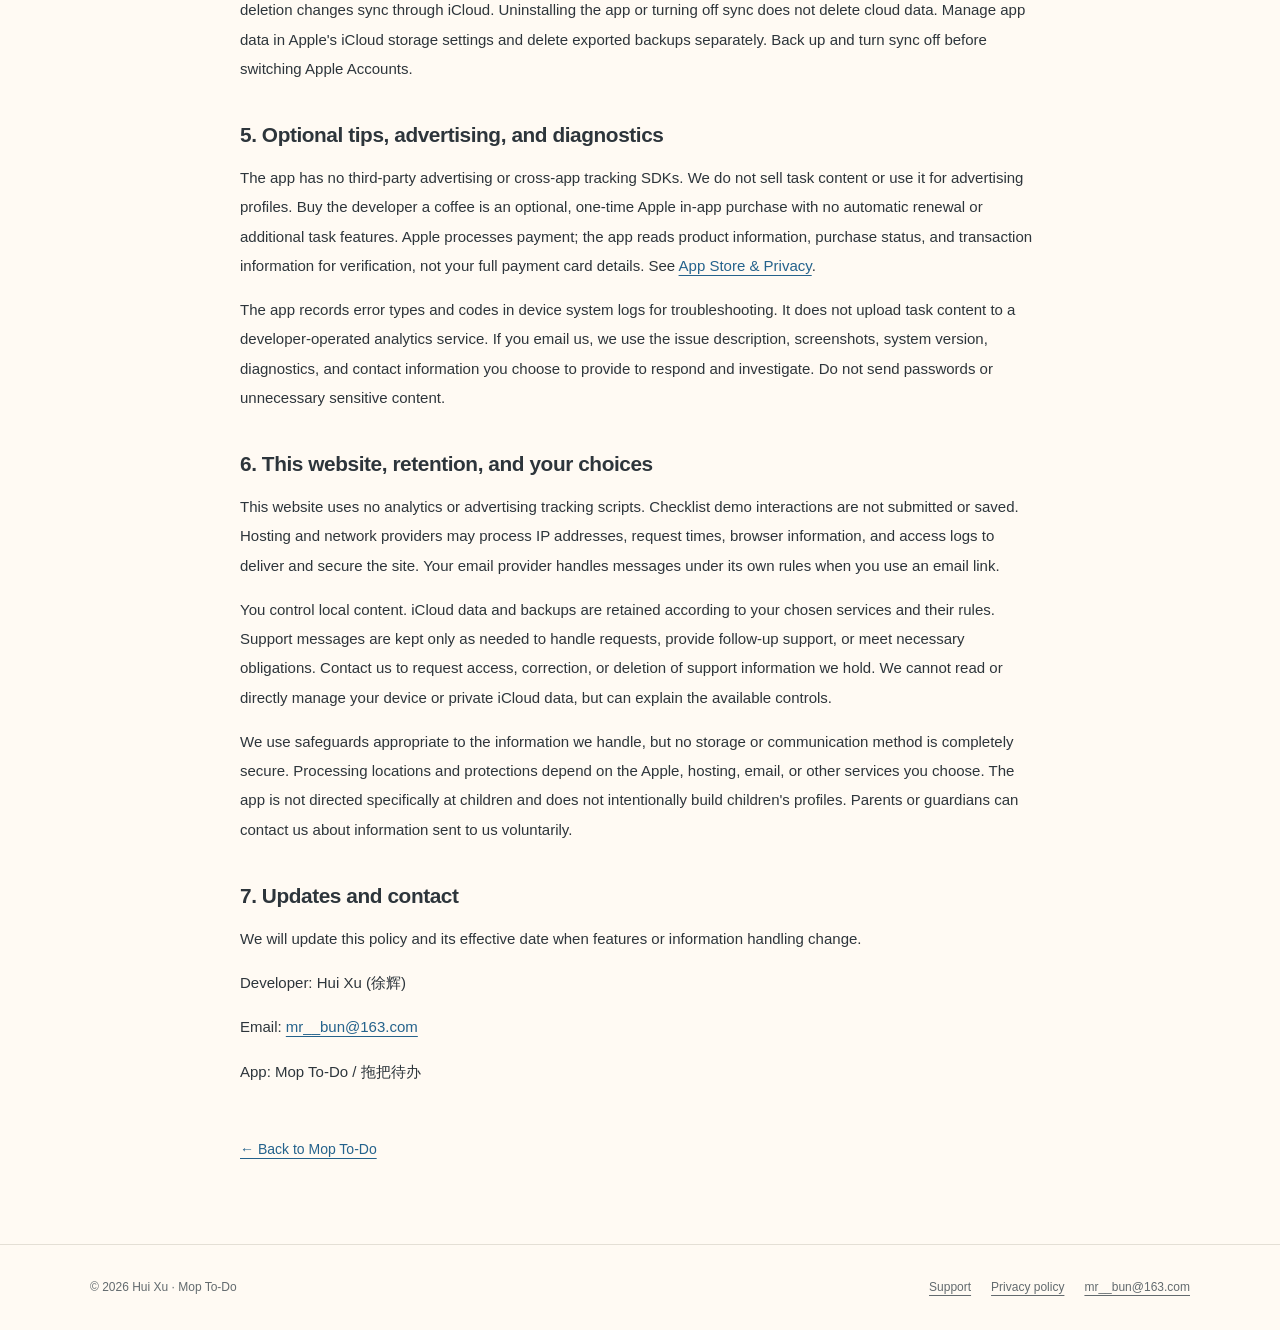
<file: privacy-policy.html>
<!doctype html>
<html lang="en">
<head>
<meta charset="utf-8">
<meta name="viewport" content="width=device-width, initial-scale=1">
<meta name="theme-color" content="#fffaf3">
<link rel="canonical" href="https://dreamnest.mrbun.cn/privacy-policy">
<title>Mop To-Do Privacy Policy</title>
<meta name="description" content="Privacy and information handling for Mop To-Do.">
<link rel="icon" type="image/png" href="./assets/app-icon.png">
<link rel="stylesheet" href="./styles.css">
<link rel="alternate" hreflang="en" href="./privacy-policy.html">
<link rel="alternate" hreflang="zh-Hans" href="./privacy-policy.zh-Hans.html">
<link rel="alternate" hreflang="zh-Hant" href="./privacy-policy.zh-Hant.html">
<link rel="alternate" hreflang="ja" href="./privacy-policy.ja.html">
<link rel="alternate" hreflang="ko" href="./privacy-policy.ko.html">
</head>
<body>
<a class="skip" href="#main">Skip to content</a>
<header class="site-header">
<div class="wrap header-inner"><a class="brand" href="./index.en.html"><img src="./assets/app-icon.png" width="44" height="44" alt=""><span>Mop To-Do<small>A LITTLE LESS TO DO.</small></span></a>
<nav class="nav" aria-label="Main navigation"><a href="./index.en.html#features">Features</a><a href="./support.en.html">Support</a><a href="./privacy-policy.html">Privacy</a><a class="language" href="./" lang="zh-Hans">简体中文 ↗</a>
</nav>
</div>
</header>
<main id="main" class="document">
<p class="eyebrow">MOP TO-DO / PRIVACY</p>
<h1>Mop To-Do Privacy Policy</h1>
<nav class="policy-languages" aria-label="Privacy policy languages"><a href="./privacy-policy.html" lang="en" aria-current="page">English</a><a href="./privacy-policy.zh-Hans.html" lang="zh-Hans">简体中文</a><a href="./privacy-policy.zh-Hant.html" lang="zh-Hant">繁體中文</a><a href="./privacy-policy.ja.html" lang="ja">日本語</a><a href="./privacy-policy.ko.html" lang="ko">한국어</a>
</nav>
<article class="prose"><p>Effective date: November 1, 2026</p>
<p>Mop To-Do (拖把待办), developed by Hui Xu, helps you record, organize, and complete personal tasks. This policy describes information handling in the app and on this website.</p>
<h2>1. Tasks and on-device storage</h2>
<p>No separate app account is required. Folders, task titles, notes, completion and deletion states, dates, reminder settings, selected places, and image attachments are stored in the app database on your device. Language and appearance preferences are also stored locally. The developer does not operate an application server that receives this task content.</p>
<p>Widgets use shared app data on your device to display tasks and handle actions. Selected content may appear on your Home Screen, desktop, or other supported widget surfaces. Configure widgets to suit your privacy needs.</p>
<h2>2. Optional iCloud sync</h2>
<p>iCloud sync is off by default. When enabled, the app uses an Apple CloudKit private database to sync tasks, folders, image attachments, and related records under your Apple Account across your devices. It also checks connectivity with Apple&#x27;s iCloud website without sending task content. Network connections reveal connection information such as your IP address to the service provider.</p>
<p>We do not receive your Apple Account password. Apple handles cloud data under its service terms; see <a href="https://www.apple.com/legal/privacy/data/en/apple-account/">Apple Account &amp; Privacy</a>. Sync depends on your network, account, and system scheduling and may not be immediate. Turning sync off does not automatically delete local or existing cloud data.</p>
<h2>3. Images, places, and reminders</h2>
<ul>
<li>Images: the system photo or file picker imports only images you select. The app creates compressed attachment copies and syncs them if iCloud sync is enabled.</li>
<li>Places: map browsing, search, and place selection use Apple Maps. Search terms, map regions, and relevant location information may be sent to Apple. The app requests device location only when you choose to use your current location and grant permission. It does not continuously track your location in the background. Saved place names, addresses, and coordinates become part of your task. See <a href="https://www.apple.com/legal/privacy/data/en/apple-maps/">Apple Maps &amp; Privacy</a>.</li>
<li>Reminders: with notification permission, time-based reminders are scheduled on your device. Notifications may show task titles and related content. Manage permissions and previews in system settings. Saved places do not trigger geofence reminders.</li>
</ul>
<p>Basic text tasks remain available if you decline these permissions.</p>
<h2>4. Backups and deletion</h2>
<p>Import / Export in settings lets you export folders, tasks, images, and recently deleted content. Exported backup files are not encrypted by the app. Keep them secure; any storage or sharing provider you choose handles files under its own policy.</p>
<p>Deleted tasks move to Recently Deleted, where you can restore or permanently delete them. With sync enabled, deletion changes sync through iCloud. Uninstalling the app or turning off sync does not delete cloud data. Manage app data in Apple&#x27;s iCloud storage settings and delete exported backups separately. Back up and turn sync off before switching Apple Accounts.</p>
<h2>5. Optional tips, advertising, and diagnostics</h2>
<p>The app has no third-party advertising or cross-app tracking SDKs. We do not sell task content or use it for advertising profiles. Buy the developer a coffee is an optional, one-time Apple in-app purchase with no automatic renewal or additional task features. Apple processes payment; the app reads product information, purchase status, and transaction information for verification, not your full payment card details. See <a href="https://www.apple.com/legal/privacy/data/en/app-store/">App Store &amp; Privacy</a>.</p>
<p>The app records error types and codes in device system logs for troubleshooting. It does not upload task content to a developer-operated analytics service. If you email us, we use the issue description, screenshots, system version, diagnostics, and contact information you choose to provide to respond and investigate. Do not send passwords or unnecessary sensitive content.</p>
<h2>6. This website, retention, and your choices</h2>
<p>This website uses no analytics or advertising tracking scripts. Checklist demo interactions are not submitted or saved. Hosting and network providers may process IP addresses, request times, browser information, and access logs to deliver and secure the site. Your email provider handles messages under its own rules when you use an email link.</p>
<p>You control local content. iCloud data and backups are retained according to your chosen services and their rules. Support messages are kept only as needed to handle requests, provide follow-up support, or meet necessary obligations. Contact us to request access, correction, or deletion of support information we hold. We cannot read or directly manage your device or private iCloud data, but can explain the available controls.</p>
<p>We use safeguards appropriate to the information we handle, but no storage or communication method is completely secure. Processing locations and protections depend on the Apple, hosting, email, or other services you choose. The app is not directed specifically at children and does not intentionally build children&#x27;s profiles. Parents or guardians can contact us about information sent to us voluntarily.</p>
<h2>7. Updates and contact</h2>
<p>We will update this policy and its effective date when features or information handling change.</p>
<p>Developer: Hui Xu (徐辉)</p>
<p>Email: <a href="mailto:mr__bun@163.com">mr__bun@163.com</a></p>
<p>App: Mop To-Do / 拖把待办</p>
</article>
<a class="back-link" href="./index.en.html">← Back to Mop To-Do</a>
</main>
<footer class="site-footer">
<div class="wrap footer-inner"><span>© 2026 Hui Xu · Mop To-Do</span>
<div class="footer-links"><a href="./support.en.html">Support</a><a href="./privacy-policy.html">Privacy policy</a><a href="mailto:mr__bun@163.com">mr__bun@163.com</a>
</div>
</div>
</footer>
</body>
</html>
</file>
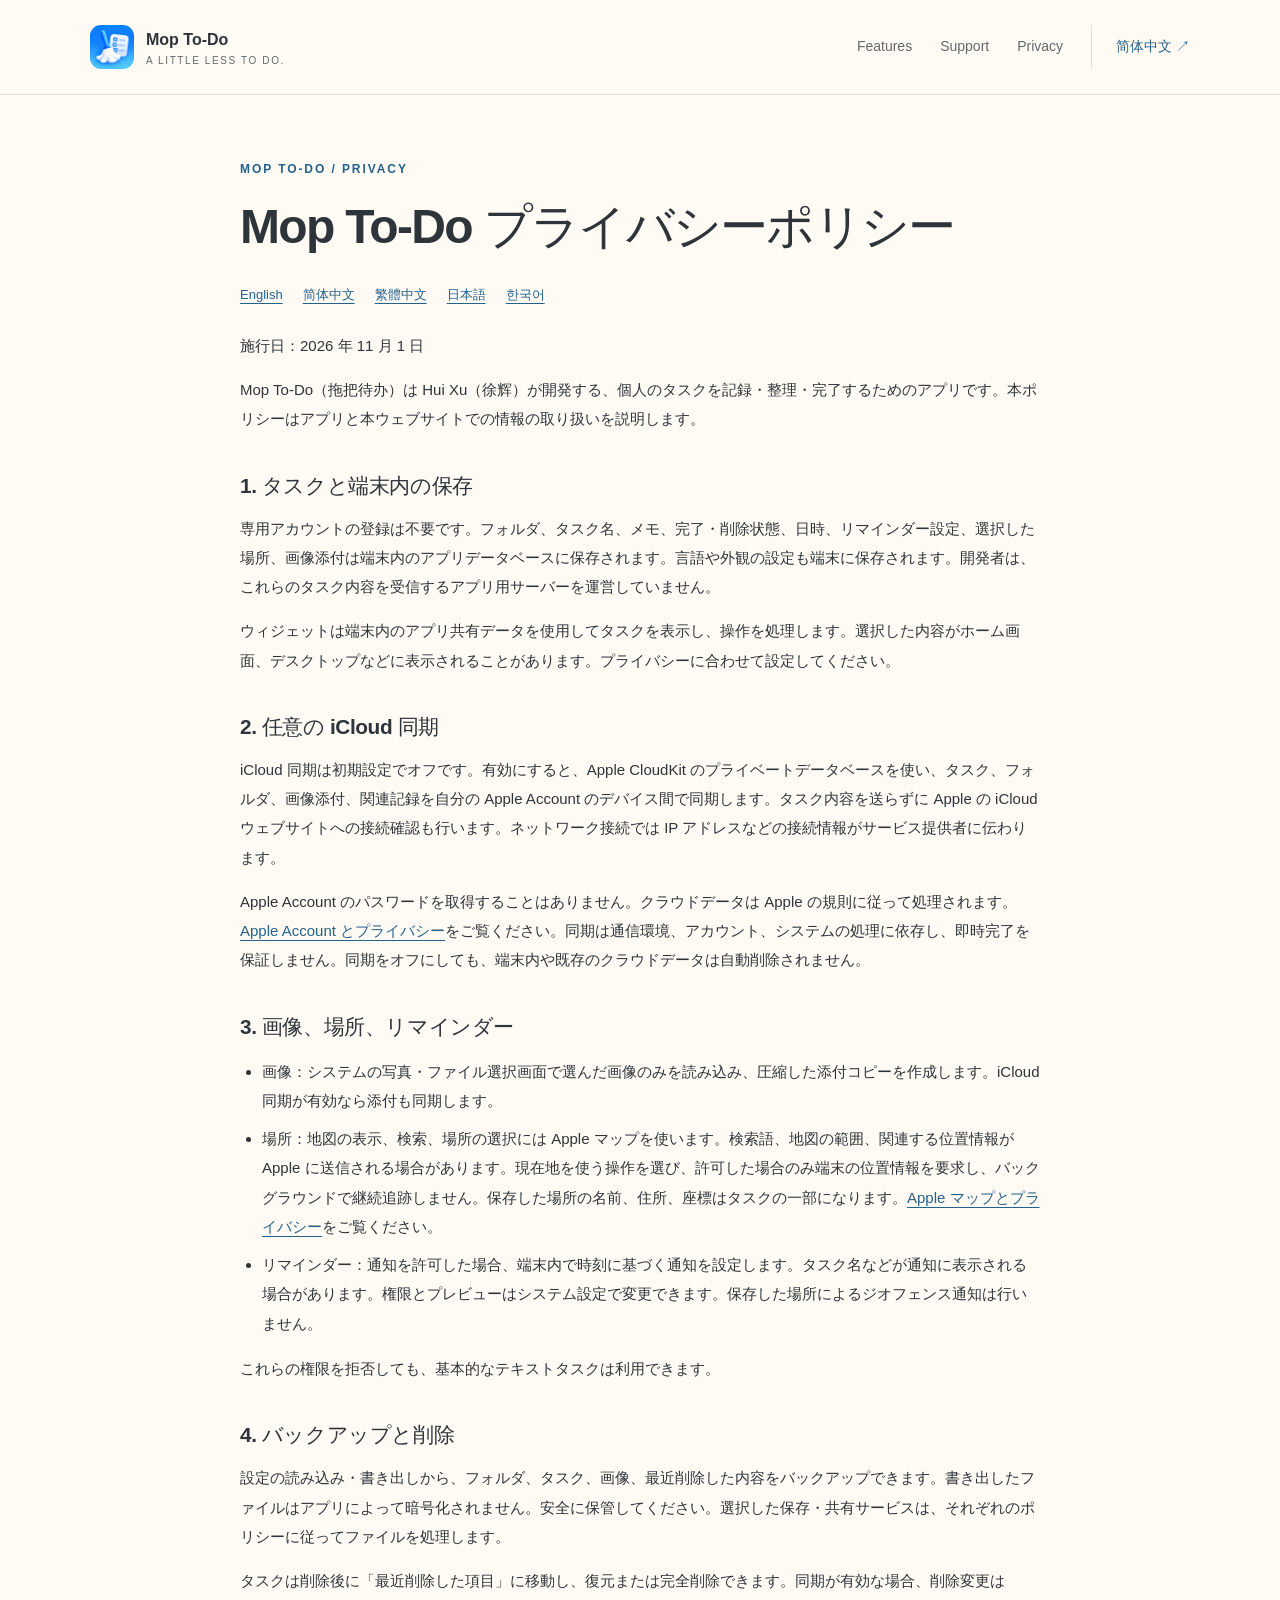
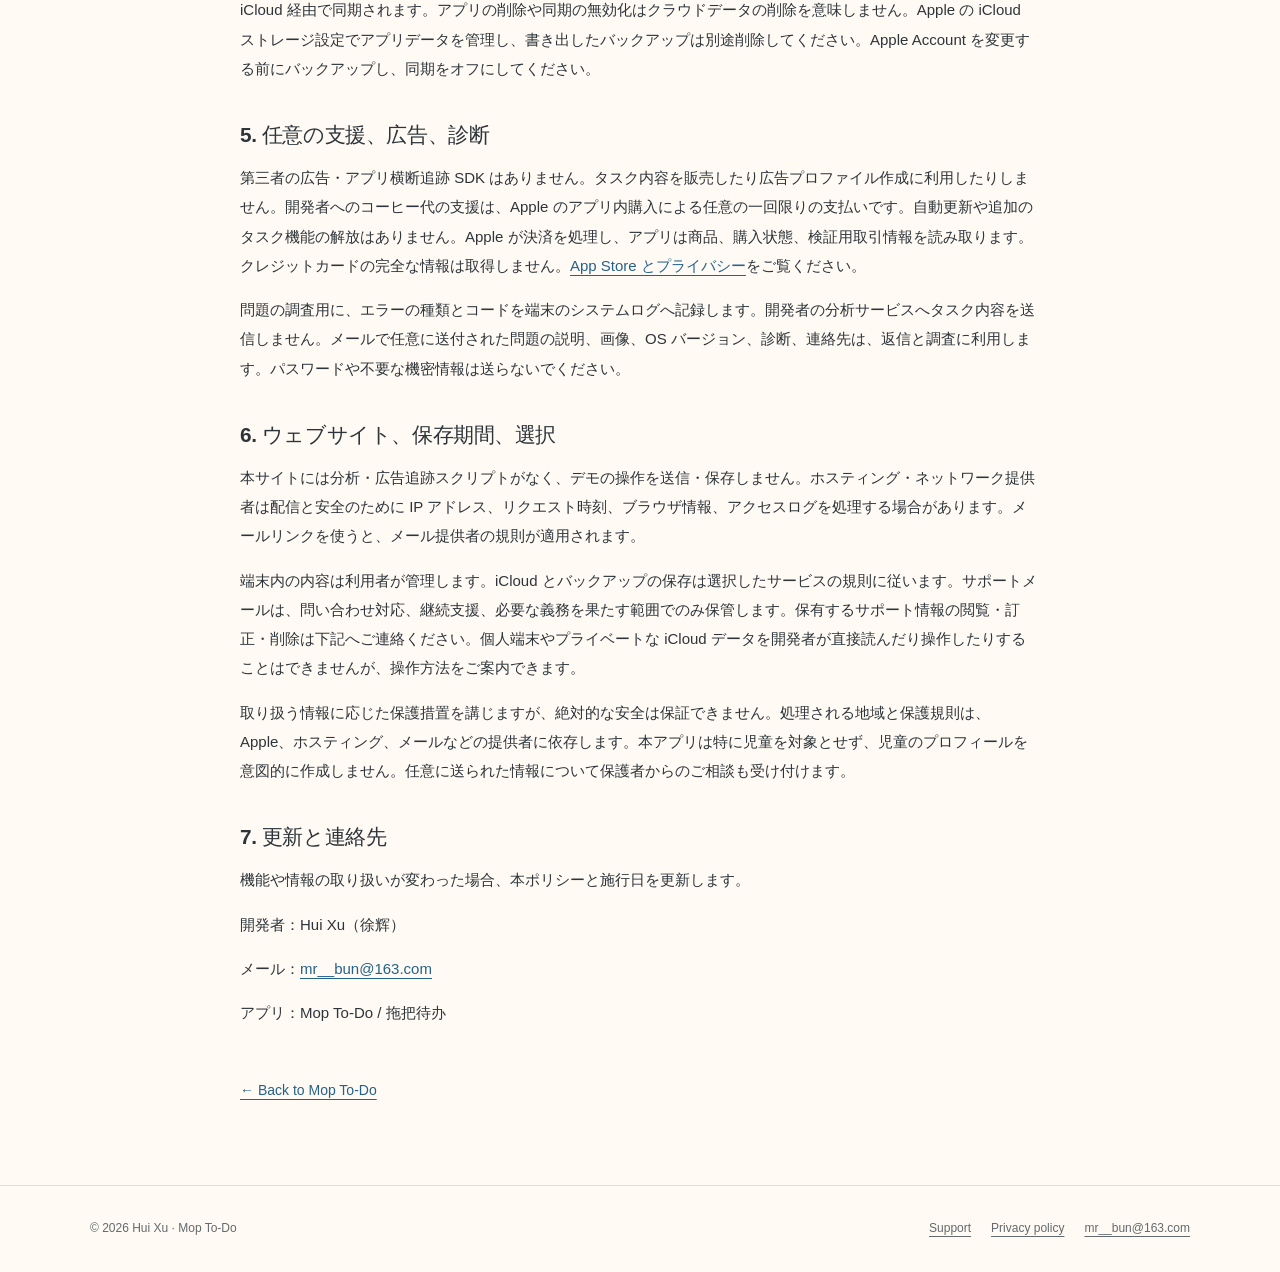
<file: privacy-policy.ja.html>
<!doctype html>
<html lang="ja">
<head>
<meta charset="utf-8">
<meta name="viewport" content="width=device-width, initial-scale=1">
<meta name="theme-color" content="#fffaf3">
<link rel="canonical" href="https://dreamnest.mrbun.cn/privacy-policy.ja">
<title>Mop To-Do プライバシーポリシー</title>
<meta name="description" content="Mop To-Do の情報の取り扱いとプライバシー。">
<link rel="icon" type="image/png" href="./assets/app-icon.png">
<link rel="stylesheet" href="./styles.css">
<link rel="alternate" hreflang="en" href="./privacy-policy.html">
<link rel="alternate" hreflang="zh-Hans" href="./privacy-policy.zh-Hans.html">
<link rel="alternate" hreflang="zh-Hant" href="./privacy-policy.zh-Hant.html">
<link rel="alternate" hreflang="ja" href="./privacy-policy.ja.html">
<link rel="alternate" hreflang="ko" href="./privacy-policy.ko.html">
</head>
<body>
<a class="skip" href="#main">Skip to content</a>
<header class="site-header">
<div class="wrap header-inner"><a class="brand" href="./index.en.html"><img src="./assets/app-icon.png" width="44" height="44" alt=""><span>Mop To-Do<small>A LITTLE LESS TO DO.</small></span></a>
<nav class="nav" aria-label="Main navigation"><a href="./index.en.html#features">Features</a><a href="./support.en.html">Support</a><a href="./privacy-policy.html">Privacy</a><a class="language" href="./" lang="zh-Hans">简体中文 ↗</a>
</nav>
</div>
</header>
<main id="main" class="document">
<p class="eyebrow">MOP TO-DO / PRIVACY</p>
<h1>Mop To-Do プライバシーポリシー</h1>
<nav class="policy-languages" aria-label="Privacy policy languages"><a href="./privacy-policy.html" lang="en">English</a><a href="./privacy-policy.zh-Hans.html" lang="zh-Hans">简体中文</a><a href="./privacy-policy.zh-Hant.html" lang="zh-Hant">繁體中文</a><a href="./privacy-policy.ja.html" lang="ja" aria-current="page">日本語</a><a href="./privacy-policy.ko.html" lang="ko">한국어</a>
</nav>
<article class="prose"><p>施行日：2026 年 11 月 1 日</p>
<p>Mop To-Do（拖把待办）は Hui Xu（徐辉）が開発する、個人のタスクを記録・整理・完了するためのアプリです。本ポリシーはアプリと本ウェブサイトでの情報の取り扱いを説明します。</p>
<h2>1. タスクと端末内の保存</h2>
<p>専用アカウントの登録は不要です。フォルダ、タスク名、メモ、完了・削除状態、日時、リマインダー設定、選択した場所、画像添付は端末内のアプリデータベースに保存されます。言語や外観の設定も端末に保存されます。開発者は、これらのタスク内容を受信するアプリ用サーバーを運営していません。</p>
<p>ウィジェットは端末内のアプリ共有データを使用してタスクを表示し、操作を処理します。選択した内容がホーム画面、デスクトップなどに表示されることがあります。プライバシーに合わせて設定してください。</p>
<h2>2. 任意の iCloud 同期</h2>
<p>iCloud 同期は初期設定でオフです。有効にすると、Apple CloudKit のプライベートデータベースを使い、タスク、フォルダ、画像添付、関連記録を自分の Apple Account のデバイス間で同期します。タスク内容を送らずに Apple の iCloud ウェブサイトへの接続確認も行います。ネットワーク接続では IP アドレスなどの接続情報がサービス提供者に伝わります。</p>
<p>Apple Account のパスワードを取得することはありません。クラウドデータは Apple の規則に従って処理されます。<a href="https://www.apple.com/legal/privacy/data/en/apple-account/">Apple Account とプライバシー</a>をご覧ください。同期は通信環境、アカウント、システムの処理に依存し、即時完了を保証しません。同期をオフにしても、端末内や既存のクラウドデータは自動削除されません。</p>
<h2>3. 画像、場所、リマインダー</h2>
<ul>
<li>画像：システムの写真・ファイル選択画面で選んだ画像のみを読み込み、圧縮した添付コピーを作成します。iCloud 同期が有効なら添付も同期します。</li>
<li>場所：地図の表示、検索、場所の選択には Apple マップを使います。検索語、地図の範囲、関連する位置情報が Apple に送信される場合があります。現在地を使う操作を選び、許可した場合のみ端末の位置情報を要求し、バックグラウンドで継続追跡しません。保存した場所の名前、住所、座標はタスクの一部になります。<a href="https://www.apple.com/legal/privacy/data/en/apple-maps/">Apple マップとプライバシー</a>をご覧ください。</li>
<li>リマインダー：通知を許可した場合、端末内で時刻に基づく通知を設定します。タスク名などが通知に表示される場合があります。権限とプレビューはシステム設定で変更できます。保存した場所によるジオフェンス通知は行いません。</li>
</ul>
<p>これらの権限を拒否しても、基本的なテキストタスクは利用できます。</p>
<h2>4. バックアップと削除</h2>
<p>設定の読み込み・書き出しから、フォルダ、タスク、画像、最近削除した内容をバックアップできます。書き出したファイルはアプリによって暗号化されません。安全に保管してください。選択した保存・共有サービスは、それぞれのポリシーに従ってファイルを処理します。</p>
<p>タスクは削除後に「最近削除した項目」に移動し、復元または完全削除できます。同期が有効な場合、削除変更は iCloud 経由で同期されます。アプリの削除や同期の無効化はクラウドデータの削除を意味しません。Apple の iCloud ストレージ設定でアプリデータを管理し、書き出したバックアップは別途削除してください。Apple Account を変更する前にバックアップし、同期をオフにしてください。</p>
<h2>5. 任意の支援、広告、診断</h2>
<p>第三者の広告・アプリ横断追跡 SDK はありません。タスク内容を販売したり広告プロファイル作成に利用したりしません。開発者へのコーヒー代の支援は、Apple のアプリ内購入による任意の一回限りの支払いです。自動更新や追加のタスク機能の解放はありません。Apple が決済を処理し、アプリは商品、購入状態、検証用取引情報を読み取ります。クレジットカードの完全な情報は取得しません。<a href="https://www.apple.com/legal/privacy/data/en/app-store/">App Store とプライバシー</a>をご覧ください。</p>
<p>問題の調査用に、エラーの種類とコードを端末のシステムログへ記録します。開発者の分析サービスへタスク内容を送信しません。メールで任意に送付された問題の説明、画像、OS バージョン、診断、連絡先は、返信と調査に利用します。パスワードや不要な機密情報は送らないでください。</p>
<h2>6. ウェブサイト、保存期間、選択</h2>
<p>本サイトには分析・広告追跡スクリプトがなく、デモの操作を送信・保存しません。ホスティング・ネットワーク提供者は配信と安全のために IP アドレス、リクエスト時刻、ブラウザ情報、アクセスログを処理する場合があります。メールリンクを使うと、メール提供者の規則が適用されます。</p>
<p>端末内の内容は利用者が管理します。iCloud とバックアップの保存は選択したサービスの規則に従います。サポートメールは、問い合わせ対応、継続支援、必要な義務を果たす範囲でのみ保管します。保有するサポート情報の閲覧・訂正・削除は下記へご連絡ください。個人端末やプライベートな iCloud データを開発者が直接読んだり操作したりすることはできませんが、操作方法をご案内できます。</p>
<p>取り扱う情報に応じた保護措置を講じますが、絶対的な安全は保証できません。処理される地域と保護規則は、Apple、ホスティング、メールなどの提供者に依存します。本アプリは特に児童を対象とせず、児童のプロフィールを意図的に作成しません。任意に送られた情報について保護者からのご相談も受け付けます。</p>
<h2>7. 更新と連絡先</h2>
<p>機能や情報の取り扱いが変わった場合、本ポリシーと施行日を更新します。</p>
<p>開発者：Hui Xu（徐辉）</p>
<p>メール：<a href="mailto:mr__bun@163.com">mr__bun@163.com</a></p>
<p>アプリ：Mop To-Do / 拖把待办</p>
</article>
<a class="back-link" href="./index.en.html">← Back to Mop To-Do</a>
</main>
<footer class="site-footer">
<div class="wrap footer-inner"><span>© 2026 Hui Xu · Mop To-Do</span>
<div class="footer-links"><a href="./support.en.html">Support</a><a href="./privacy-policy.html">Privacy policy</a><a href="mailto:mr__bun@163.com">mr__bun@163.com</a>
</div>
</div>
</footer>
</body>
</html>
</file>
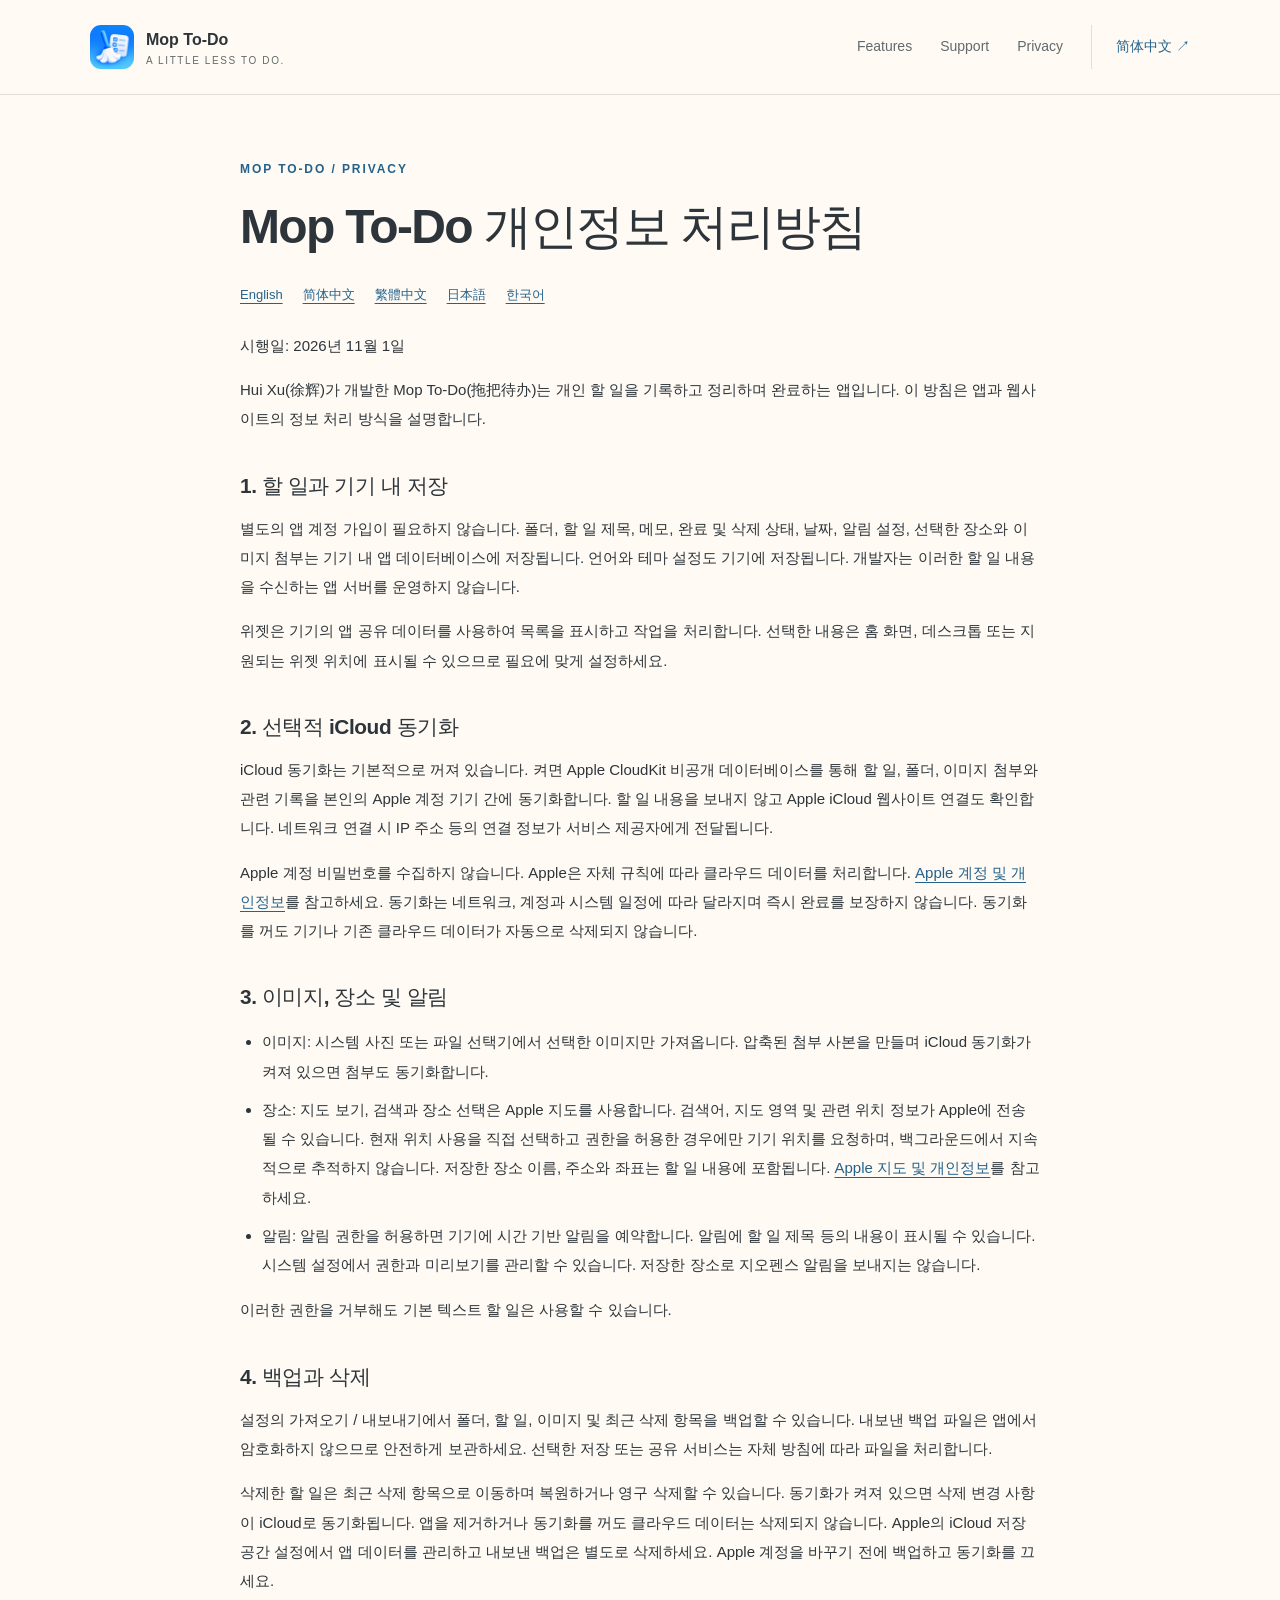
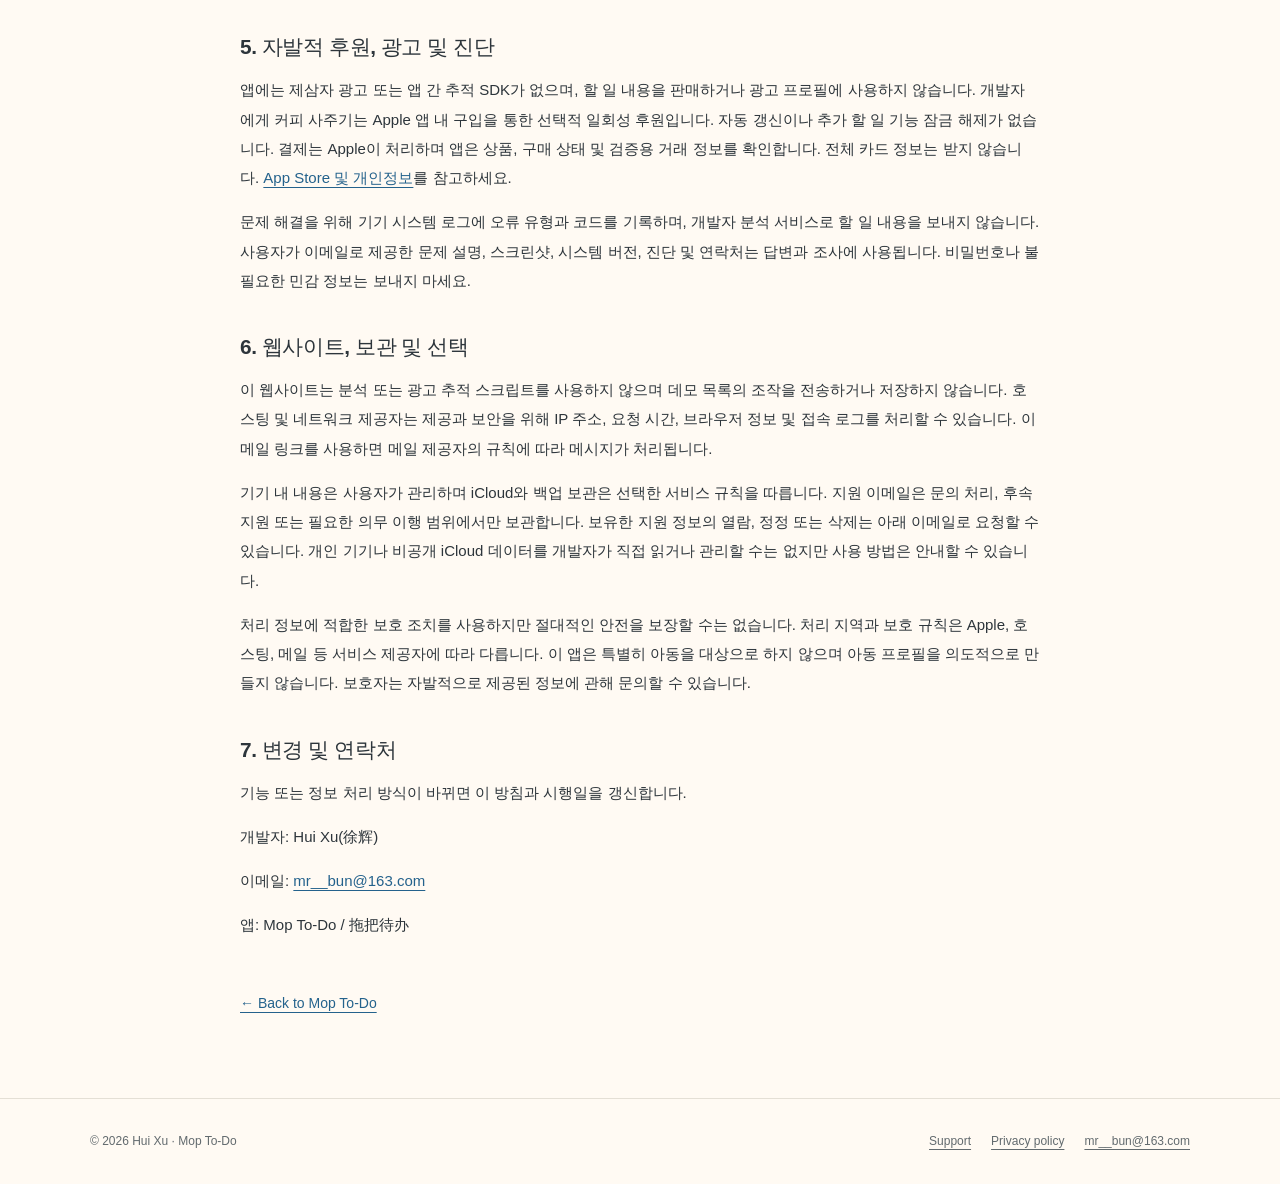
<file: privacy-policy.ko.html>
<!doctype html>
<html lang="ko">
<head>
<meta charset="utf-8">
<meta name="viewport" content="width=device-width, initial-scale=1">
<meta name="theme-color" content="#fffaf3">
<link rel="canonical" href="https://dreamnest.mrbun.cn/privacy-policy.ko">
<title>Mop To-Do 개인정보 처리방침</title>
<meta name="description" content="Mop To-Do 정보 처리 및 개인정보 안내.">
<link rel="icon" type="image/png" href="./assets/app-icon.png">
<link rel="stylesheet" href="./styles.css">
<link rel="alternate" hreflang="en" href="./privacy-policy.html">
<link rel="alternate" hreflang="zh-Hans" href="./privacy-policy.zh-Hans.html">
<link rel="alternate" hreflang="zh-Hant" href="./privacy-policy.zh-Hant.html">
<link rel="alternate" hreflang="ja" href="./privacy-policy.ja.html">
<link rel="alternate" hreflang="ko" href="./privacy-policy.ko.html">
</head>
<body>
<a class="skip" href="#main">Skip to content</a>
<header class="site-header">
<div class="wrap header-inner"><a class="brand" href="./index.en.html"><img src="./assets/app-icon.png" width="44" height="44" alt=""><span>Mop To-Do<small>A LITTLE LESS TO DO.</small></span></a>
<nav class="nav" aria-label="Main navigation"><a href="./index.en.html#features">Features</a><a href="./support.en.html">Support</a><a href="./privacy-policy.html">Privacy</a><a class="language" href="./" lang="zh-Hans">简体中文 ↗</a>
</nav>
</div>
</header>
<main id="main" class="document">
<p class="eyebrow">MOP TO-DO / PRIVACY</p>
<h1>Mop To-Do 개인정보 처리방침</h1>
<nav class="policy-languages" aria-label="Privacy policy languages"><a href="./privacy-policy.html" lang="en">English</a><a href="./privacy-policy.zh-Hans.html" lang="zh-Hans">简体中文</a><a href="./privacy-policy.zh-Hant.html" lang="zh-Hant">繁體中文</a><a href="./privacy-policy.ja.html" lang="ja">日本語</a><a href="./privacy-policy.ko.html" lang="ko" aria-current="page">한국어</a>
</nav>
<article class="prose"><p>시행일: 2026년 11월 1일</p>
<p>Hui Xu(徐辉)가 개발한 Mop To-Do(拖把待办)는 개인 할 일을 기록하고 정리하며 완료하는 앱입니다. 이 방침은 앱과 웹사이트의 정보 처리 방식을 설명합니다.</p>
<h2>1. 할 일과 기기 내 저장</h2>
<p>별도의 앱 계정 가입이 필요하지 않습니다. 폴더, 할 일 제목, 메모, 완료 및 삭제 상태, 날짜, 알림 설정, 선택한 장소와 이미지 첨부는 기기 내 앱 데이터베이스에 저장됩니다. 언어와 테마 설정도 기기에 저장됩니다. 개발자는 이러한 할 일 내용을 수신하는 앱 서버를 운영하지 않습니다.</p>
<p>위젯은 기기의 앱 공유 데이터를 사용하여 목록을 표시하고 작업을 처리합니다. 선택한 내용은 홈 화면, 데스크톱 또는 지원되는 위젯 위치에 표시될 수 있으므로 필요에 맞게 설정하세요.</p>
<h2>2. 선택적 iCloud 동기화</h2>
<p>iCloud 동기화는 기본적으로 꺼져 있습니다. 켜면 Apple CloudKit 비공개 데이터베이스를 통해 할 일, 폴더, 이미지 첨부와 관련 기록을 본인의 Apple 계정 기기 간에 동기화합니다. 할 일 내용을 보내지 않고 Apple iCloud 웹사이트 연결도 확인합니다. 네트워크 연결 시 IP 주소 등의 연결 정보가 서비스 제공자에게 전달됩니다.</p>
<p>Apple 계정 비밀번호를 수집하지 않습니다. Apple은 자체 규칙에 따라 클라우드 데이터를 처리합니다. <a href="https://www.apple.com/legal/privacy/data/en/apple-account/">Apple 계정 및 개인정보</a>를 참고하세요. 동기화는 네트워크, 계정과 시스템 일정에 따라 달라지며 즉시 완료를 보장하지 않습니다. 동기화를 꺼도 기기나 기존 클라우드 데이터가 자동으로 삭제되지 않습니다.</p>
<h2>3. 이미지, 장소 및 알림</h2>
<ul>
<li>이미지: 시스템 사진 또는 파일 선택기에서 선택한 이미지만 가져옵니다. 압축된 첨부 사본을 만들며 iCloud 동기화가 켜져 있으면 첨부도 동기화합니다.</li>
<li>장소: 지도 보기, 검색과 장소 선택은 Apple 지도를 사용합니다. 검색어, 지도 영역 및 관련 위치 정보가 Apple에 전송될 수 있습니다. 현재 위치 사용을 직접 선택하고 권한을 허용한 경우에만 기기 위치를 요청하며, 백그라운드에서 지속적으로 추적하지 않습니다. 저장한 장소 이름, 주소와 좌표는 할 일 내용에 포함됩니다. <a href="https://www.apple.com/legal/privacy/data/en/apple-maps/">Apple 지도 및 개인정보</a>를 참고하세요.</li>
<li>알림: 알림 권한을 허용하면 기기에 시간 기반 알림을 예약합니다. 알림에 할 일 제목 등의 내용이 표시될 수 있습니다. 시스템 설정에서 권한과 미리보기를 관리할 수 있습니다. 저장한 장소로 지오펜스 알림을 보내지는 않습니다.</li>
</ul>
<p>이러한 권한을 거부해도 기본 텍스트 할 일은 사용할 수 있습니다.</p>
<h2>4. 백업과 삭제</h2>
<p>설정의 가져오기 / 내보내기에서 폴더, 할 일, 이미지 및 최근 삭제 항목을 백업할 수 있습니다. 내보낸 백업 파일은 앱에서 암호화하지 않으므로 안전하게 보관하세요. 선택한 저장 또는 공유 서비스는 자체 방침에 따라 파일을 처리합니다.</p>
<p>삭제한 할 일은 최근 삭제 항목으로 이동하며 복원하거나 영구 삭제할 수 있습니다. 동기화가 켜져 있으면 삭제 변경 사항이 iCloud로 동기화됩니다. 앱을 제거하거나 동기화를 꺼도 클라우드 데이터는 삭제되지 않습니다. Apple의 iCloud 저장 공간 설정에서 앱 데이터를 관리하고 내보낸 백업은 별도로 삭제하세요. Apple 계정을 바꾸기 전에 백업하고 동기화를 끄세요.</p>
<h2>5. 자발적 후원, 광고 및 진단</h2>
<p>앱에는 제삼자 광고 또는 앱 간 추적 SDK가 없으며, 할 일 내용을 판매하거나 광고 프로필에 사용하지 않습니다. 개발자에게 커피 사주기는 Apple 앱 내 구입을 통한 선택적 일회성 후원입니다. 자동 갱신이나 추가 할 일 기능 잠금 해제가 없습니다. 결제는 Apple이 처리하며 앱은 상품, 구매 상태 및 검증용 거래 정보를 확인합니다. 전체 카드 정보는 받지 않습니다. <a href="https://www.apple.com/legal/privacy/data/en/app-store/">App Store 및 개인정보</a>를 참고하세요.</p>
<p>문제 해결을 위해 기기 시스템 로그에 오류 유형과 코드를 기록하며, 개발자 분석 서비스로 할 일 내용을 보내지 않습니다. 사용자가 이메일로 제공한 문제 설명, 스크린샷, 시스템 버전, 진단 및 연락처는 답변과 조사에 사용됩니다. 비밀번호나 불필요한 민감 정보는 보내지 마세요.</p>
<h2>6. 웹사이트, 보관 및 선택</h2>
<p>이 웹사이트는 분석 또는 광고 추적 스크립트를 사용하지 않으며 데모 목록의 조작을 전송하거나 저장하지 않습니다. 호스팅 및 네트워크 제공자는 제공과 보안을 위해 IP 주소, 요청 시간, 브라우저 정보 및 접속 로그를 처리할 수 있습니다. 이메일 링크를 사용하면 메일 제공자의 규칙에 따라 메시지가 처리됩니다.</p>
<p>기기 내 내용은 사용자가 관리하며 iCloud와 백업 보관은 선택한 서비스 규칙을 따릅니다. 지원 이메일은 문의 처리, 후속 지원 또는 필요한 의무 이행 범위에서만 보관합니다. 보유한 지원 정보의 열람, 정정 또는 삭제는 아래 이메일로 요청할 수 있습니다. 개인 기기나 비공개 iCloud 데이터를 개발자가 직접 읽거나 관리할 수는 없지만 사용 방법은 안내할 수 있습니다.</p>
<p>처리 정보에 적합한 보호 조치를 사용하지만 절대적인 안전을 보장할 수는 없습니다. 처리 지역과 보호 규칙은 Apple, 호스팅, 메일 등 서비스 제공자에 따라 다릅니다. 이 앱은 특별히 아동을 대상으로 하지 않으며 아동 프로필을 의도적으로 만들지 않습니다. 보호자는 자발적으로 제공된 정보에 관해 문의할 수 있습니다.</p>
<h2>7. 변경 및 연락처</h2>
<p>기능 또는 정보 처리 방식이 바뀌면 이 방침과 시행일을 갱신합니다.</p>
<p>개발자: Hui Xu(徐辉)</p>
<p>이메일: <a href="mailto:mr__bun@163.com">mr__bun@163.com</a></p>
<p>앱: Mop To-Do / 拖把待办</p>
</article>
<a class="back-link" href="./index.en.html">← Back to Mop To-Do</a>
</main>
<footer class="site-footer">
<div class="wrap footer-inner"><span>© 2026 Hui Xu · Mop To-Do</span>
<div class="footer-links"><a href="./support.en.html">Support</a><a href="./privacy-policy.html">Privacy policy</a><a href="mailto:mr__bun@163.com">mr__bun@163.com</a>
</div>
</div>
</footer>
</body>
</html>
</file>
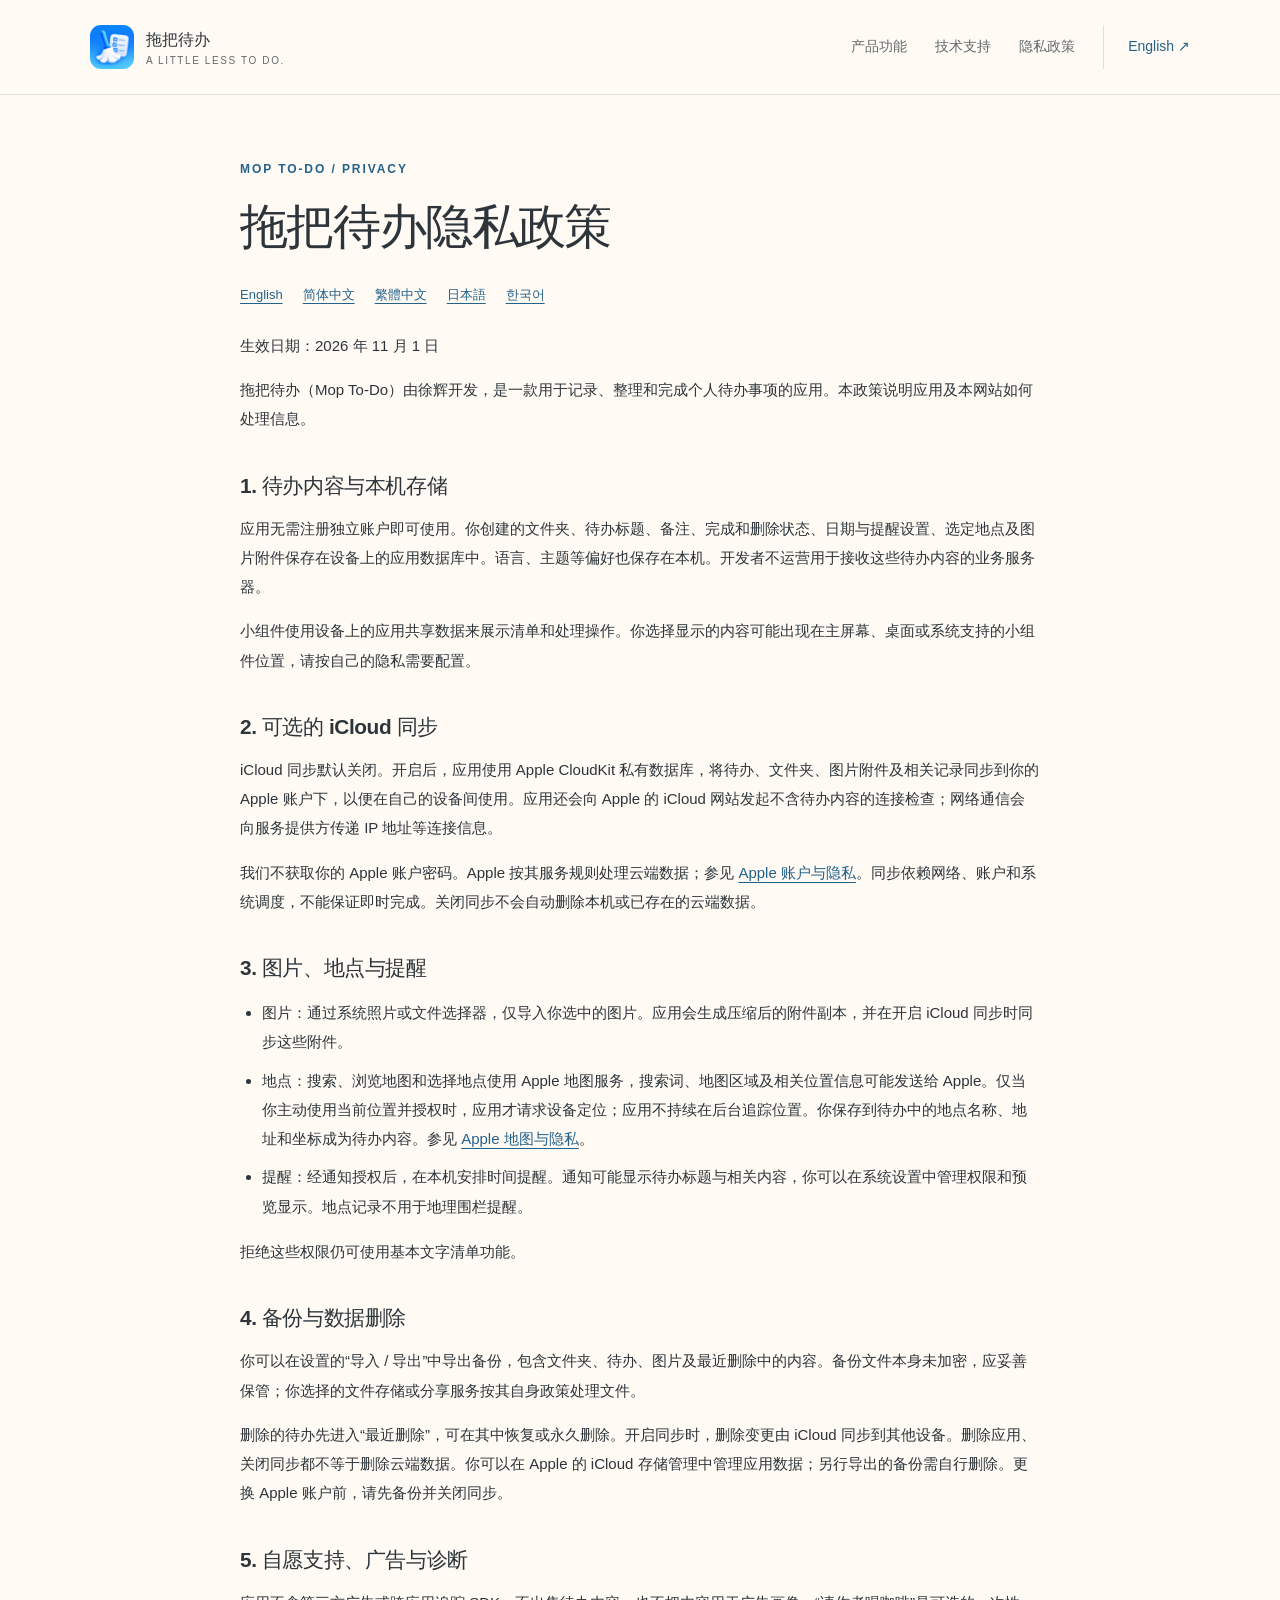
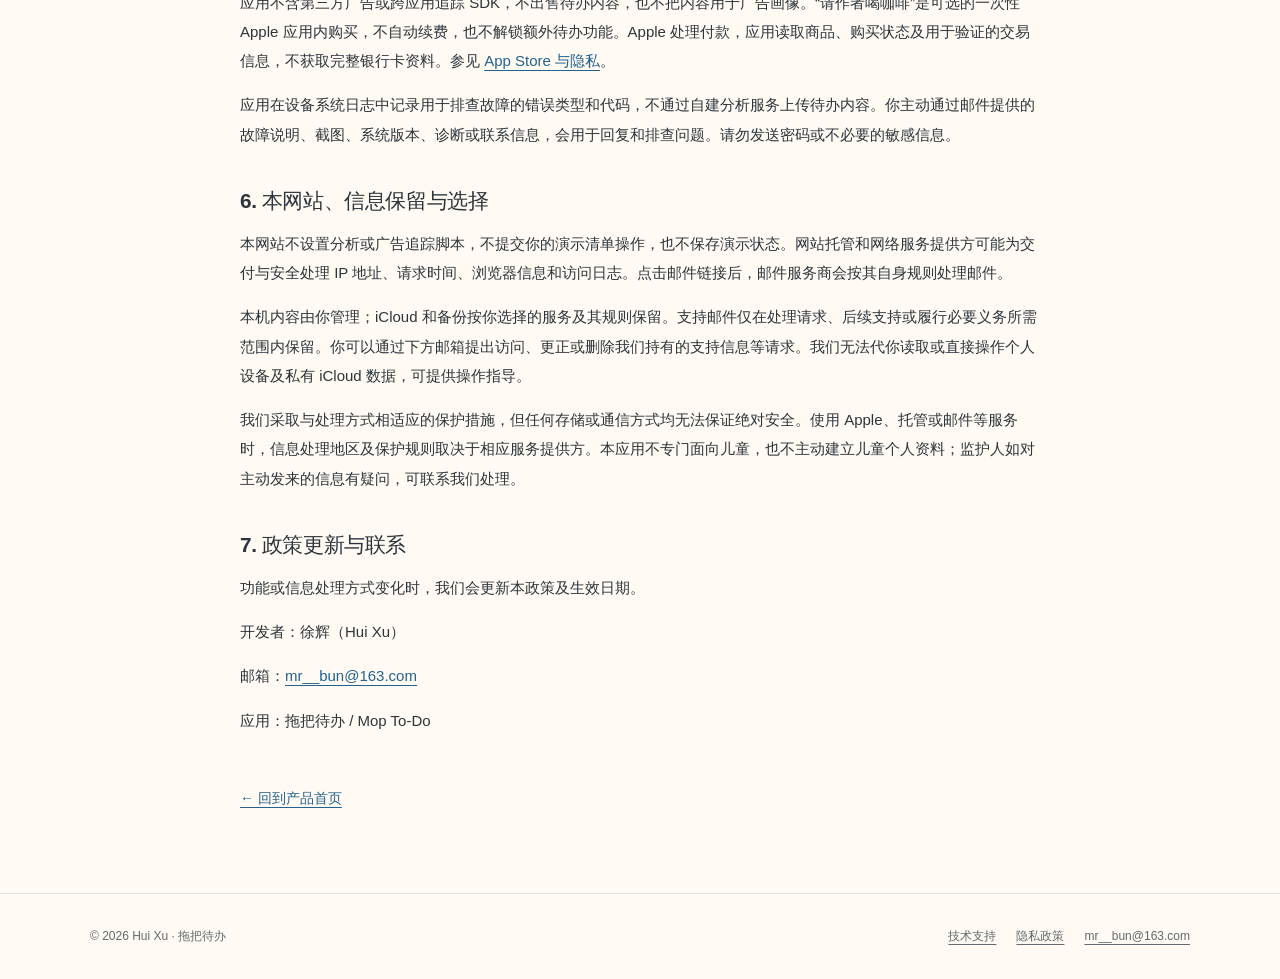
<file: privacy-policy.zh-Hans.html>
<!doctype html>
<html lang="zh-Hans">
<head>
<meta charset="utf-8">
<meta name="viewport" content="width=device-width, initial-scale=1">
<meta name="theme-color" content="#fffaf3">
<link rel="canonical" href="https://dreamnest.mrbun.cn/privacy-policy.zh-Hans">
<title>拖把待办隐私政策</title>
<meta name="description" content="拖把待办的信息处理、权限、同步与隐私说明。">
<link rel="icon" type="image/png" href="./assets/app-icon.png">
<link rel="stylesheet" href="./styles.css">
<link rel="alternate" hreflang="en" href="./privacy-policy.html">
<link rel="alternate" hreflang="zh-Hans" href="./privacy-policy.zh-Hans.html">
<link rel="alternate" hreflang="zh-Hant" href="./privacy-policy.zh-Hant.html">
<link rel="alternate" hreflang="ja" href="./privacy-policy.ja.html">
<link rel="alternate" hreflang="ko" href="./privacy-policy.ko.html">
</head>
<body>
<a class="skip" href="#main">跳到主要内容</a>
<header class="site-header">
<div class="wrap header-inner"><a class="brand" href="./"><img src="./assets/app-icon.png" width="44" height="44" alt=""><span>拖把待办<small>A LITTLE LESS TO DO.</small></span></a>
<nav class="nav" aria-label="主导航"><a href="./#features">产品功能</a><a href="./support.html">技术支持</a><a href="./privacy-policy.zh-Hans.html">隐私政策</a><a class="language" href="./index.en.html" lang="en">English ↗</a>
</nav>
</div>
</header>
<main id="main" class="document">
<p class="eyebrow">MOP TO-DO / PRIVACY</p>
<h1>拖把待办隐私政策</h1>
<nav class="policy-languages" aria-label="Privacy policy languages"><a href="./privacy-policy.html" lang="en">English</a><a href="./privacy-policy.zh-Hans.html" lang="zh-Hans" aria-current="page">简体中文</a><a href="./privacy-policy.zh-Hant.html" lang="zh-Hant">繁體中文</a><a href="./privacy-policy.ja.html" lang="ja">日本語</a><a href="./privacy-policy.ko.html" lang="ko">한국어</a>
</nav>
<article class="prose"><p>生效日期：2026 年 11 月 1 日</p>
<p>拖把待办（Mop To-Do）由徐辉开发，是一款用于记录、整理和完成个人待办事项的应用。本政策说明应用及本网站如何处理信息。</p>
<h2>1. 待办内容与本机存储</h2>
<p>应用无需注册独立账户即可使用。你创建的文件夹、待办标题、备注、完成和删除状态、日期与提醒设置、选定地点及图片附件保存在设备上的应用数据库中。语言、主题等偏好也保存在本机。开发者不运营用于接收这些待办内容的业务服务器。</p>
<p>小组件使用设备上的应用共享数据来展示清单和处理操作。你选择显示的内容可能出现在主屏幕、桌面或系统支持的小组件位置，请按自己的隐私需要配置。</p>
<h2>2. 可选的 iCloud 同步</h2>
<p>iCloud 同步默认关闭。开启后，应用使用 Apple CloudKit 私有数据库，将待办、文件夹、图片附件及相关记录同步到你的 Apple 账户下，以便在自己的设备间使用。应用还会向 Apple 的 iCloud 网站发起不含待办内容的连接检查；网络通信会向服务提供方传递 IP 地址等连接信息。</p>
<p>我们不获取你的 Apple 账户密码。Apple 按其服务规则处理云端数据；参见 <a href="https://www.apple.com/legal/privacy/data/en/apple-account/">Apple 账户与隐私</a>。同步依赖网络、账户和系统调度，不能保证即时完成。关闭同步不会自动删除本机或已存在的云端数据。</p>
<h2>3. 图片、地点与提醒</h2>
<ul>
<li>图片：通过系统照片或文件选择器，仅导入你选中的图片。应用会生成压缩后的附件副本，并在开启 iCloud 同步时同步这些附件。</li>
<li>地点：搜索、浏览地图和选择地点使用 Apple 地图服务，搜索词、地图区域及相关位置信息可能发送给 Apple。仅当你主动使用当前位置并授权时，应用才请求设备定位；应用不持续在后台追踪位置。你保存到待办中的地点名称、地址和坐标成为待办内容。参见 <a href="https://www.apple.com/legal/privacy/data/en/apple-maps/">Apple 地图与隐私</a>。</li>
<li>提醒：经通知授权后，在本机安排时间提醒。通知可能显示待办标题与相关内容，你可以在系统设置中管理权限和预览显示。地点记录不用于地理围栏提醒。</li>
</ul>
<p>拒绝这些权限仍可使用基本文字清单功能。</p>
<h2>4. 备份与数据删除</h2>
<p>你可以在设置的“导入 / 导出”中导出备份，包含文件夹、待办、图片及最近删除中的内容。备份文件本身未加密，应妥善保管；你选择的文件存储或分享服务按其自身政策处理文件。</p>
<p>删除的待办先进入“最近删除”，可在其中恢复或永久删除。开启同步时，删除变更由 iCloud 同步到其他设备。删除应用、关闭同步都不等于删除云端数据。你可以在 Apple 的 iCloud 存储管理中管理应用数据；另行导出的备份需自行删除。更换 Apple 账户前，请先备份并关闭同步。</p>
<h2>5. 自愿支持、广告与诊断</h2>
<p>应用不含第三方广告或跨应用追踪 SDK，不出售待办内容，也不把内容用于广告画像。“请作者喝咖啡”是可选的一次性 Apple 应用内购买，不自动续费，也不解锁额外待办功能。Apple 处理付款，应用读取商品、购买状态及用于验证的交易信息，不获取完整银行卡资料。参见 <a href="https://www.apple.com/legal/privacy/data/en/app-store/">App Store 与隐私</a>。</p>
<p>应用在设备系统日志中记录用于排查故障的错误类型和代码，不通过自建分析服务上传待办内容。你主动通过邮件提供的故障说明、截图、系统版本、诊断或联系信息，会用于回复和排查问题。请勿发送密码或不必要的敏感信息。</p>
<h2>6. 本网站、信息保留与选择</h2>
<p>本网站不设置分析或广告追踪脚本，不提交你的演示清单操作，也不保存演示状态。网站托管和网络服务提供方可能为交付与安全处理 IP 地址、请求时间、浏览器信息和访问日志。点击邮件链接后，邮件服务商会按其自身规则处理邮件。</p>
<p>本机内容由你管理；iCloud 和备份按你选择的服务及其规则保留。支持邮件仅在处理请求、后续支持或履行必要义务所需范围内保留。你可以通过下方邮箱提出访问、更正或删除我们持有的支持信息等请求。我们无法代你读取或直接操作个人设备及私有 iCloud 数据，可提供操作指导。</p>
<p>我们采取与处理方式相适应的保护措施，但任何存储或通信方式均无法保证绝对安全。使用 Apple、托管或邮件等服务时，信息处理地区及保护规则取决于相应服务提供方。本应用不专门面向儿童，也不主动建立儿童个人资料；监护人如对主动发来的信息有疑问，可联系我们处理。</p>
<h2>7. 政策更新与联系</h2>
<p>功能或信息处理方式变化时，我们会更新本政策及生效日期。</p>
<p>开发者：徐辉（Hui Xu）</p>
<p>邮箱：<a href="mailto:mr__bun@163.com">mr__bun@163.com</a></p>
<p>应用：拖把待办 / Mop To-Do</p>
</article>
<a class="back-link" href="./">← 回到产品首页</a>
</main>
<footer class="site-footer">
<div class="wrap footer-inner"><span>© 2026 Hui Xu · 拖把待办</span>
<div class="footer-links"><a href="./support.html">技术支持</a><a href="./privacy-policy.zh-Hans.html">隐私政策</a><a href="mailto:mr__bun@163.com">mr__bun@163.com</a>
</div>
</div>
</footer>
</body>
</html>
</file>
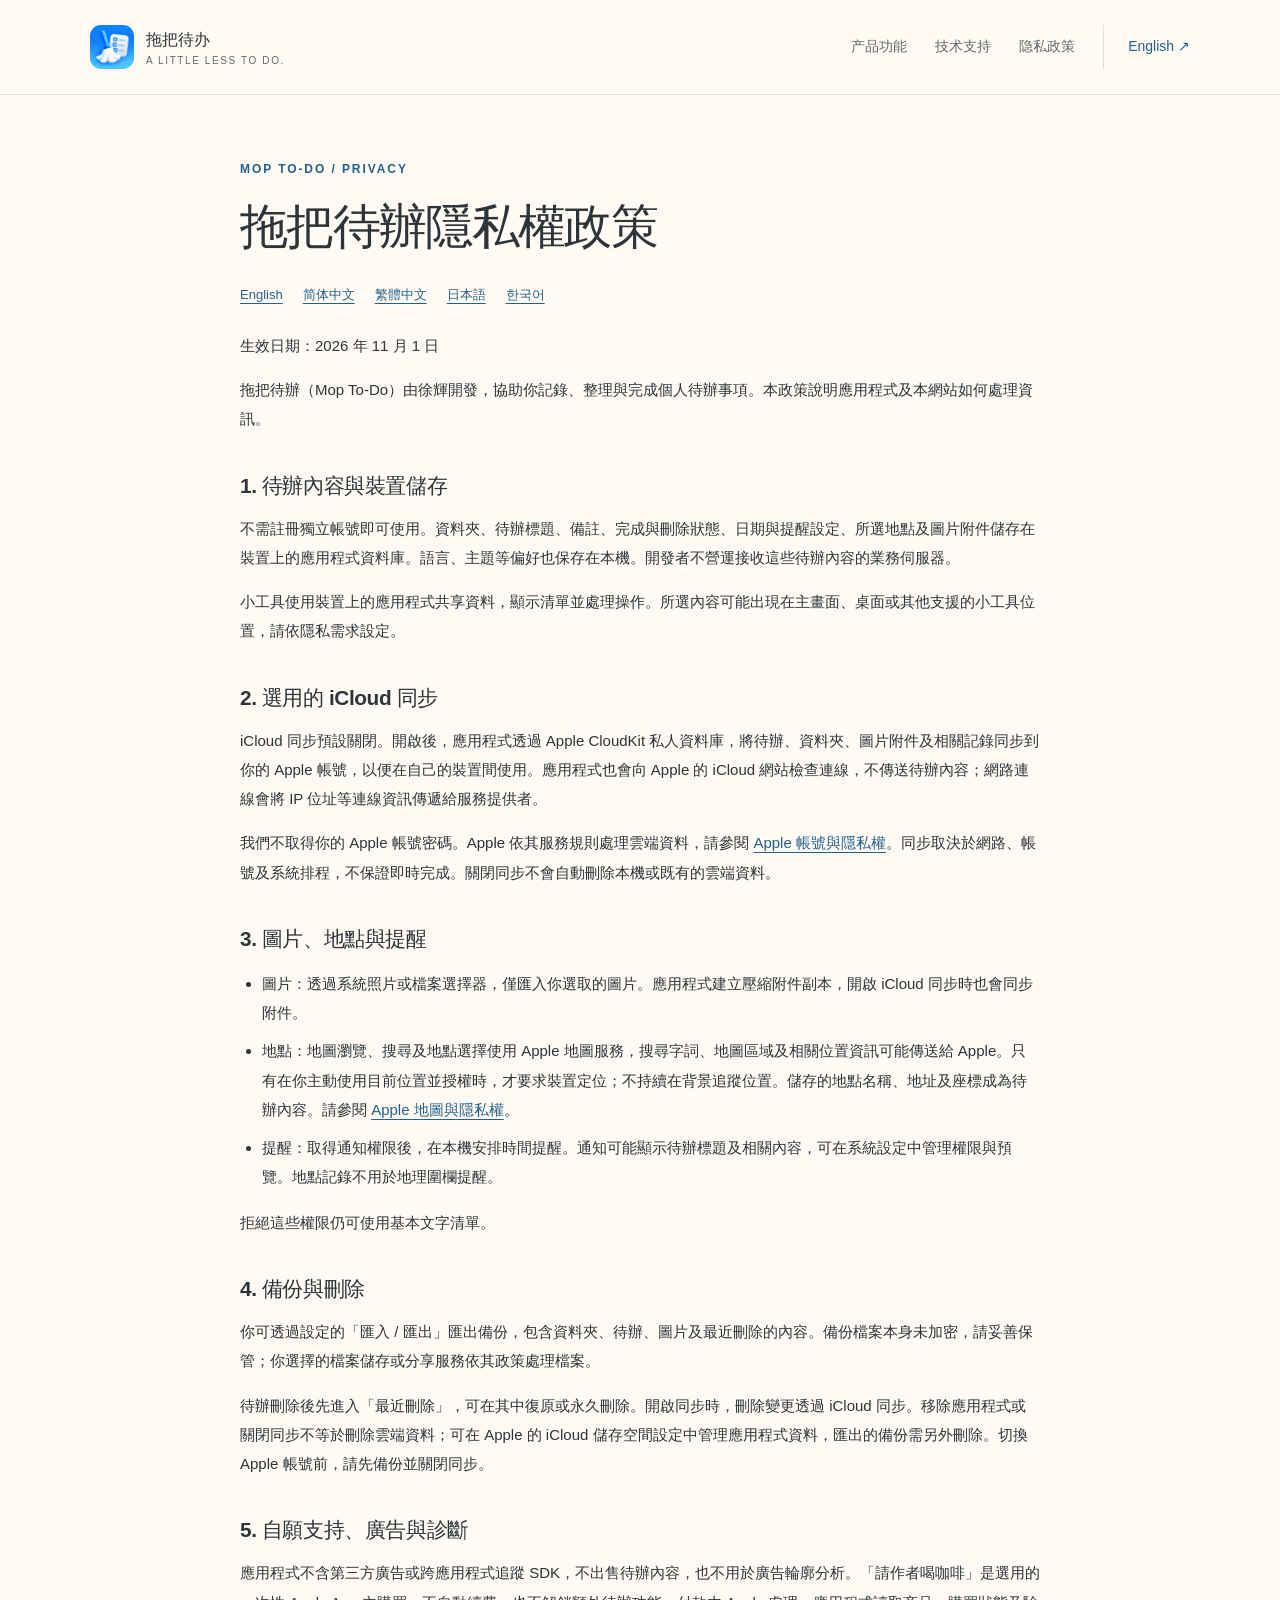
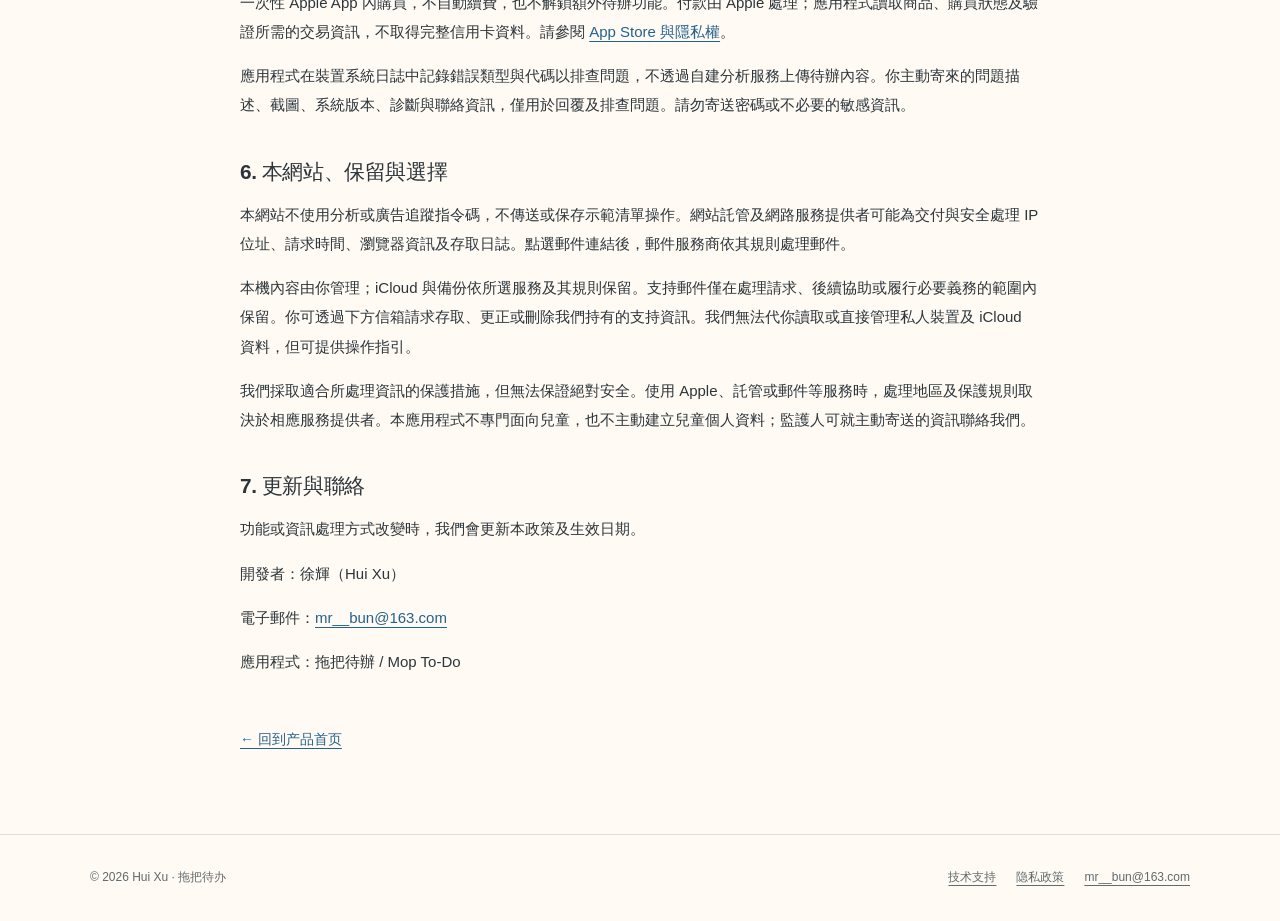
<file: privacy-policy.zh-Hant.html>
<!doctype html>
<html lang="zh-Hant">
<head>
<meta charset="utf-8">
<meta name="viewport" content="width=device-width, initial-scale=1">
<meta name="theme-color" content="#fffaf3">
<link rel="canonical" href="https://dreamnest.mrbun.cn/privacy-policy.zh-Hant">
<title>拖把待辦隱私權政策</title>
<meta name="description" content="拖把待辦的資訊處理、權限、同步與隱私說明。">
<link rel="icon" type="image/png" href="./assets/app-icon.png">
<link rel="stylesheet" href="./styles.css">
<link rel="alternate" hreflang="en" href="./privacy-policy.html">
<link rel="alternate" hreflang="zh-Hans" href="./privacy-policy.zh-Hans.html">
<link rel="alternate" hreflang="zh-Hant" href="./privacy-policy.zh-Hant.html">
<link rel="alternate" hreflang="ja" href="./privacy-policy.ja.html">
<link rel="alternate" hreflang="ko" href="./privacy-policy.ko.html">
</head>
<body>
<a class="skip" href="#main">跳到主要内容</a>
<header class="site-header">
<div class="wrap header-inner"><a class="brand" href="./"><img src="./assets/app-icon.png" width="44" height="44" alt=""><span>拖把待办<small>A LITTLE LESS TO DO.</small></span></a>
<nav class="nav" aria-label="主导航"><a href="./#features">产品功能</a><a href="./support.html">技术支持</a><a href="./privacy-policy.zh-Hans.html">隐私政策</a><a class="language" href="./index.en.html" lang="en">English ↗</a>
</nav>
</div>
</header>
<main id="main" class="document">
<p class="eyebrow">MOP TO-DO / PRIVACY</p>
<h1>拖把待辦隱私權政策</h1>
<nav class="policy-languages" aria-label="Privacy policy languages"><a href="./privacy-policy.html" lang="en">English</a><a href="./privacy-policy.zh-Hans.html" lang="zh-Hans">简体中文</a><a href="./privacy-policy.zh-Hant.html" lang="zh-Hant" aria-current="page">繁體中文</a><a href="./privacy-policy.ja.html" lang="ja">日本語</a><a href="./privacy-policy.ko.html" lang="ko">한국어</a>
</nav>
<article class="prose"><p>生效日期：2026 年 11 月 1 日</p>
<p>拖把待辦（Mop To-Do）由徐輝開發，協助你記錄、整理與完成個人待辦事項。本政策說明應用程式及本網站如何處理資訊。</p>
<h2>1. 待辦內容與裝置儲存</h2>
<p>不需註冊獨立帳號即可使用。資料夾、待辦標題、備註、完成與刪除狀態、日期與提醒設定、所選地點及圖片附件儲存在裝置上的應用程式資料庫。語言、主題等偏好也保存在本機。開發者不營運接收這些待辦內容的業務伺服器。</p>
<p>小工具使用裝置上的應用程式共享資料，顯示清單並處理操作。所選內容可能出現在主畫面、桌面或其他支援的小工具位置，請依隱私需求設定。</p>
<h2>2. 選用的 iCloud 同步</h2>
<p>iCloud 同步預設關閉。開啟後，應用程式透過 Apple CloudKit 私人資料庫，將待辦、資料夾、圖片附件及相關記錄同步到你的 Apple 帳號，以便在自己的裝置間使用。應用程式也會向 Apple 的 iCloud 網站檢查連線，不傳送待辦內容；網路連線會將 IP 位址等連線資訊傳遞給服務提供者。</p>
<p>我們不取得你的 Apple 帳號密碼。Apple 依其服務規則處理雲端資料，請參閱 <a href="https://www.apple.com/legal/privacy/data/en/apple-account/">Apple 帳號與隱私權</a>。同步取決於網路、帳號及系統排程，不保證即時完成。關閉同步不會自動刪除本機或既有的雲端資料。</p>
<h2>3. 圖片、地點與提醒</h2>
<ul>
<li>圖片：透過系統照片或檔案選擇器，僅匯入你選取的圖片。應用程式建立壓縮附件副本，開啟 iCloud 同步時也會同步附件。</li>
<li>地點：地圖瀏覽、搜尋及地點選擇使用 Apple 地圖服務，搜尋字詞、地圖區域及相關位置資訊可能傳送給 Apple。只有在你主動使用目前位置並授權時，才要求裝置定位；不持續在背景追蹤位置。儲存的地點名稱、地址及座標成為待辦內容。請參閱 <a href="https://www.apple.com/legal/privacy/data/en/apple-maps/">Apple 地圖與隱私權</a>。</li>
<li>提醒：取得通知權限後，在本機安排時間提醒。通知可能顯示待辦標題及相關內容，可在系統設定中管理權限與預覽。地點記錄不用於地理圍欄提醒。</li>
</ul>
<p>拒絕這些權限仍可使用基本文字清單。</p>
<h2>4. 備份與刪除</h2>
<p>你可透過設定的「匯入 / 匯出」匯出備份，包含資料夾、待辦、圖片及最近刪除的內容。備份檔案本身未加密，請妥善保管；你選擇的檔案儲存或分享服務依其政策處理檔案。</p>
<p>待辦刪除後先進入「最近刪除」，可在其中復原或永久刪除。開啟同步時，刪除變更透過 iCloud 同步。移除應用程式或關閉同步不等於刪除雲端資料；可在 Apple 的 iCloud 儲存空間設定中管理應用程式資料，匯出的備份需另外刪除。切換 Apple 帳號前，請先備份並關閉同步。</p>
<h2>5. 自願支持、廣告與診斷</h2>
<p>應用程式不含第三方廣告或跨應用程式追蹤 SDK，不出售待辦內容，也不用於廣告輪廓分析。「請作者喝咖啡」是選用的一次性 Apple App 內購買，不自動續費，也不解鎖額外待辦功能。付款由 Apple 處理；應用程式讀取商品、購買狀態及驗證所需的交易資訊，不取得完整信用卡資料。請參閱 <a href="https://www.apple.com/legal/privacy/data/en/app-store/">App Store 與隱私權</a>。</p>
<p>應用程式在裝置系統日誌中記錄錯誤類型與代碼以排查問題，不透過自建分析服務上傳待辦內容。你主動寄來的問題描述、截圖、系統版本、診斷與聯絡資訊，僅用於回覆及排查問題。請勿寄送密碼或不必要的敏感資訊。</p>
<h2>6. 本網站、保留與選擇</h2>
<p>本網站不使用分析或廣告追蹤指令碼，不傳送或保存示範清單操作。網站託管及網路服務提供者可能為交付與安全處理 IP 位址、請求時間、瀏覽器資訊及存取日誌。點選郵件連結後，郵件服務商依其規則處理郵件。</p>
<p>本機內容由你管理；iCloud 與備份依所選服務及其規則保留。支持郵件僅在處理請求、後續協助或履行必要義務的範圍內保留。你可透過下方信箱請求存取、更正或刪除我們持有的支持資訊。我們無法代你讀取或直接管理私人裝置及 iCloud 資料，但可提供操作指引。</p>
<p>我們採取適合所處理資訊的保護措施，但無法保證絕對安全。使用 Apple、託管或郵件等服務時，處理地區及保護規則取決於相應服務提供者。本應用程式不專門面向兒童，也不主動建立兒童個人資料；監護人可就主動寄送的資訊聯絡我們。</p>
<h2>7. 更新與聯絡</h2>
<p>功能或資訊處理方式改變時，我們會更新本政策及生效日期。</p>
<p>開發者：徐輝（Hui Xu）</p>
<p>電子郵件：<a href="mailto:mr__bun@163.com">mr__bun@163.com</a></p>
<p>應用程式：拖把待辦 / Mop To-Do</p>
</article>
<a class="back-link" href="./">← 回到产品首页</a>
</main>
<footer class="site-footer">
<div class="wrap footer-inner"><span>© 2026 Hui Xu · 拖把待办</span>
<div class="footer-links"><a href="./support.html">技术支持</a><a href="./privacy-policy.zh-Hans.html">隐私政策</a><a href="mailto:mr__bun@163.com">mr__bun@163.com</a>
</div>
</div>
</footer>
</body>
</html>
</file>
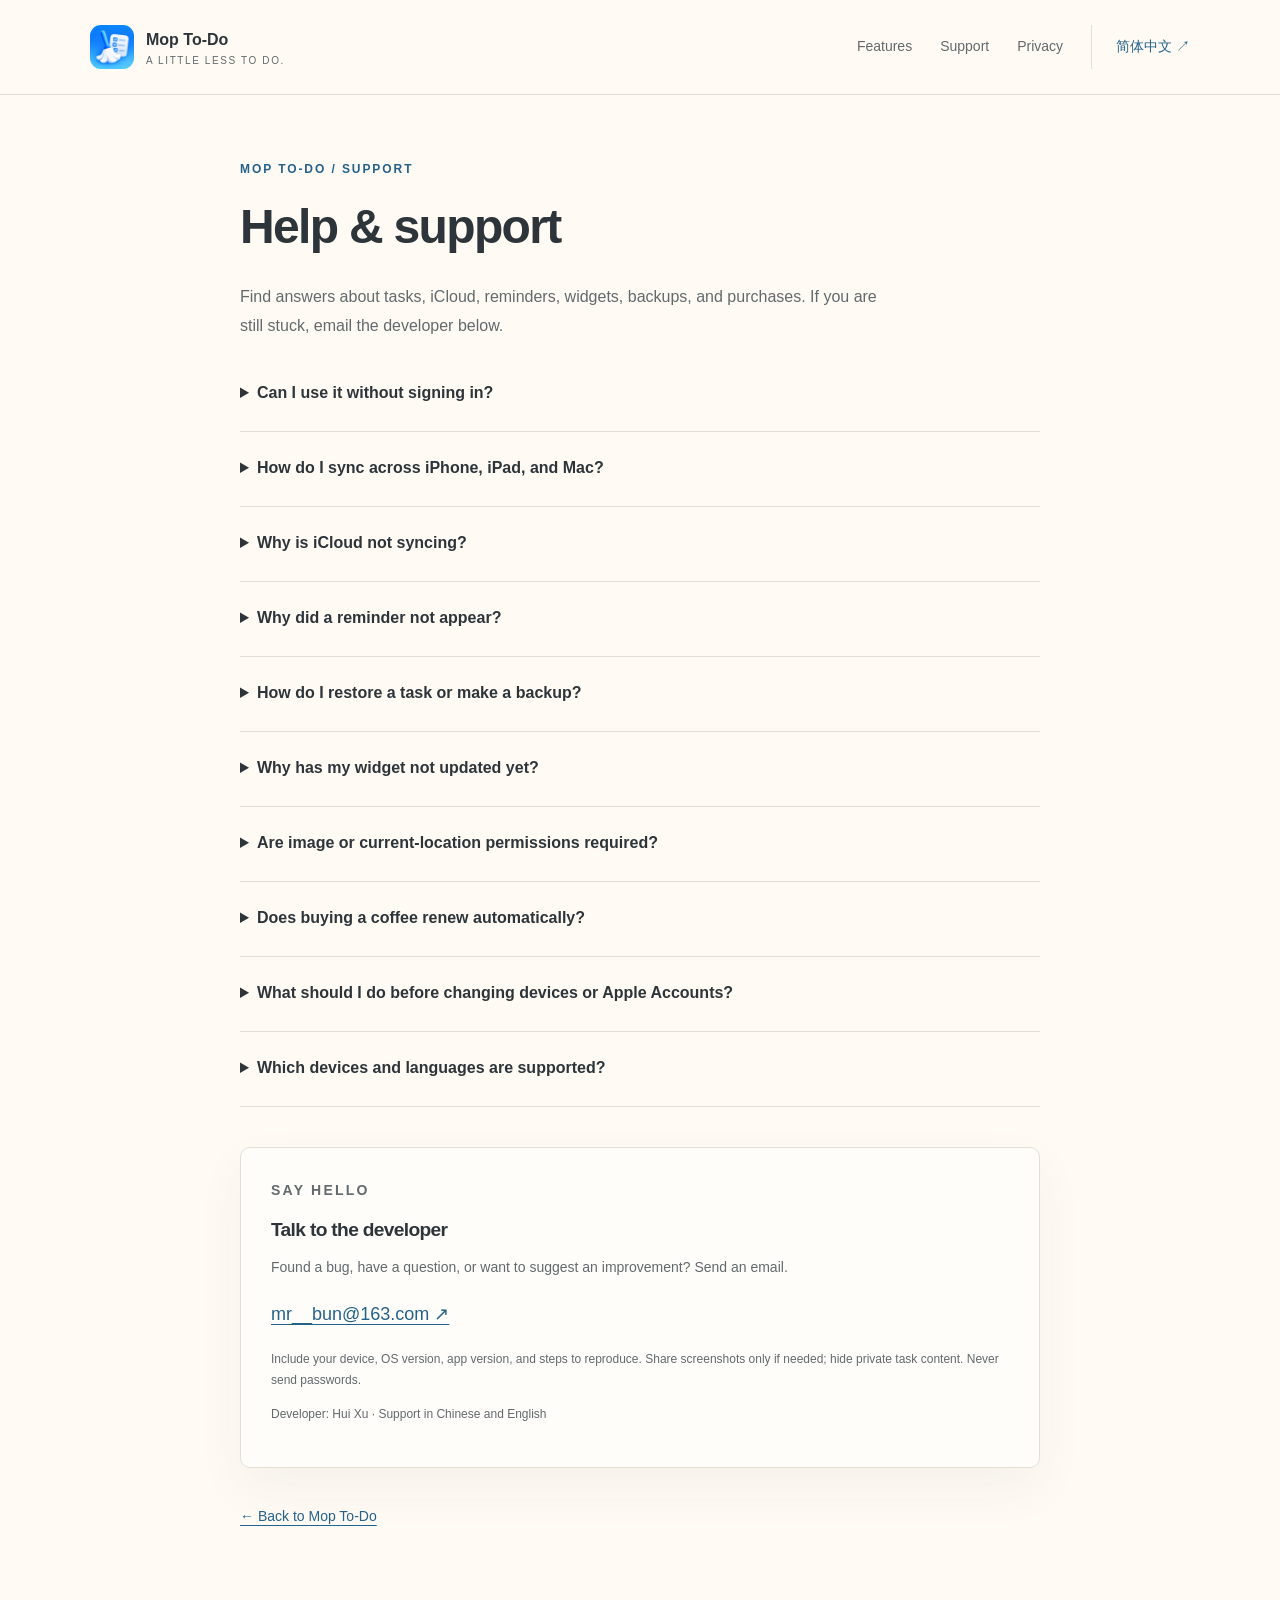
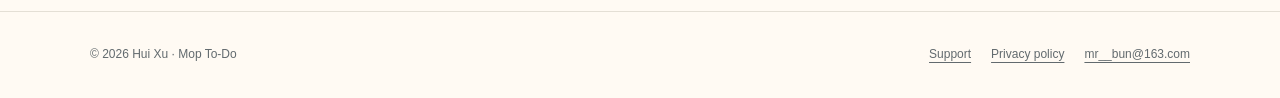
<file: support.en.html>
<!doctype html>
<html lang="en">
<head><meta charset="utf-8"><meta name="viewport" content="width=device-width, initial-scale=1"><link rel="canonical" href="https://dreamnest.mrbun.cn/support.en"><meta property="og:url" content="https://dreamnest.mrbun.cn/support.en"><meta name="theme-color" content="#fffaf3"><title>Mop To-Do — Help &amp; Support</title><meta name="description" content="Troubleshooting and contact information for Mop To-Do."><meta property="og:type" content="website"><meta property="og:title" content="Mop To-Do — Help &amp; Support"><meta property="og:description" content="Troubleshooting and contact information for Mop To-Do."><meta property="og:locale" content="en_US">
<link rel="icon" type="image/png" href="./assets/app-icon.png">
<link rel="apple-touch-icon" href="./assets/app-icon.png">
<link rel="stylesheet" href="./styles.css">
</head>
<body><a class="skip" href="#main">Skip to content</a>
<header class="site-header">
<div class="wrap header-inner"><a class="brand" href="./index.en.html"><img src="./assets/app-icon.png" width="44" height="44" alt=""><span>Mop To-Do<small>A LITTLE LESS TO DO.</small></span></a>
<nav class="nav" aria-label="Main navigation"><a href="./index.en.html#features">Features</a><a href="./support.en.html">Support</a><a href="./privacy-policy.html">Privacy</a><a class="language" href="./support.html" lang="zh-Hans">简体中文 ↗</a>
</nav>
</div>
</header>
<main id="main" class="document"><p class="eyebrow">MOP TO-DO / SUPPORT</p><h1>Help & support</h1><p class="support-intro">Find answers about tasks, iCloud, reminders, widgets, backups, and purchases. If you are still stuck, email the developer below.</p>
<details><summary>Can I use it without signing in?</summary><p>Yes. No separate app account is required, and tasks are stored locally by default. Add, edit, organize, and complete tasks without iCloud. Map search and cloud sync need a network connection.</p>
</details>
<details><summary>How do I sync across iPhone, iPad, and Mac?</summary><p>Sign in to the same Apple Account on each device and enable iCloud sync in app settings. Fully quit and reopen the app after changing the switch. The system schedules sync, so updates may take time.</p>
</details>
<details><summary>Why is iCloud not syncing?</summary><p>Check that your devices use the same Apple Account, have a working connection and enough iCloud space, and have app sync enabled. Check the status or error in app settings and retry as directed. Export a backup before troubleshooting, then email the developer with the error. Avoid uninstalling the app as a troubleshooting step.</p>
</details>
<details><summary>Why did a reminder not appear?</summary><p>Enable reminders in the app and allow notifications in system settings. The task needs a scheduled time and a reminder that has not already passed. Focus modes, notification summaries, and system scheduling can affect presentation. Saved places are task information; they do not trigger arrival reminders.</p>
</details>
<details><summary>How do I restore a task or make a backup?</summary><p>Open Recently Deleted in settings to restore tasks that have not been permanently deleted. Import / Export includes folders, tasks, images, and recently deleted content. Imports are validated and previewed: add missing records by default, or choose to replace matching records. Store unencrypted backup files securely.</p>
</details>
<details><summary>Why has my widget not updated yet?</summary><p>The system schedules widget refreshes and some actions, so the display may lag. Open the main app, check its folder and sync status, and confirm the folder selected for the widget. On Mac, cloud delivery of changes made while the app is closed may continue when it next runs.</p>
</details>
<details><summary>Are image or current-location permissions required?</summary><p>No. Basic text tasks work without them. The system picker imports only images you select. Device location is requested when you choose to use your current location. Manage permissions in system settings.</p>
</details>
<details><summary>Does buying a coffee renew automatically?</summary><p>No. It is an optional, one-time Apple in-app purchase, with no subscription or additional task features. All task features remain available without tipping. Confirm the price in the App Store payment sheet. Check purchase status and refund options through Apple purchase history and support.</p>
</details>
<details><summary>What should I do before changing devices or Apple Accounts?</summary><p>Export a complete backup in settings and confirm you can access the file. Use the same Apple Account and sync settings on a new device. Turn sync off before changing accounts to avoid merging local content into another account. Turning sync off or uninstalling does not automatically delete cloud data.</p>
</details>
<details><summary>Which devices and languages are supported?</summary><p>iOS / iPadOS 16 or later and macOS 15 or later. The app offers Simplified Chinese and English, selectable in settings. Widget and appearance capabilities vary by system version.</p>
</details>
<aside class="contact-card"><p class="eyebrow">SAY HELLO</p><h3>Talk to the developer</h3><p>Found a bug, have a question, or want to suggest an improvement? Send an email.</p><a class="contact-email" href="mailto:mr__bun@163.com?subject=Mop%20To-Do%20Support">mr__bun@163.com ↗</a><p class="small">Include your device, OS version, app version, and steps to reproduce. Share screenshots only if needed; hide private task content. Never send passwords.</p><p class="small">Developer: Hui Xu · Support in Chinese and English</p>
</aside><a class="back-link" href="./index.en.html">← Back to Mop To-Do</a>
</main>
<footer class="site-footer">
<div class="wrap footer-inner"><span>© 2026 Hui Xu · Mop To-Do</span>
<div class="footer-links"><a href="./support.en.html">Support</a><a href="./privacy-policy.html">Privacy policy</a><a href="mailto:mr__bun@163.com">mr__bun@163.com</a>
</div>
</div>
</footer>
</body></html>
</file>
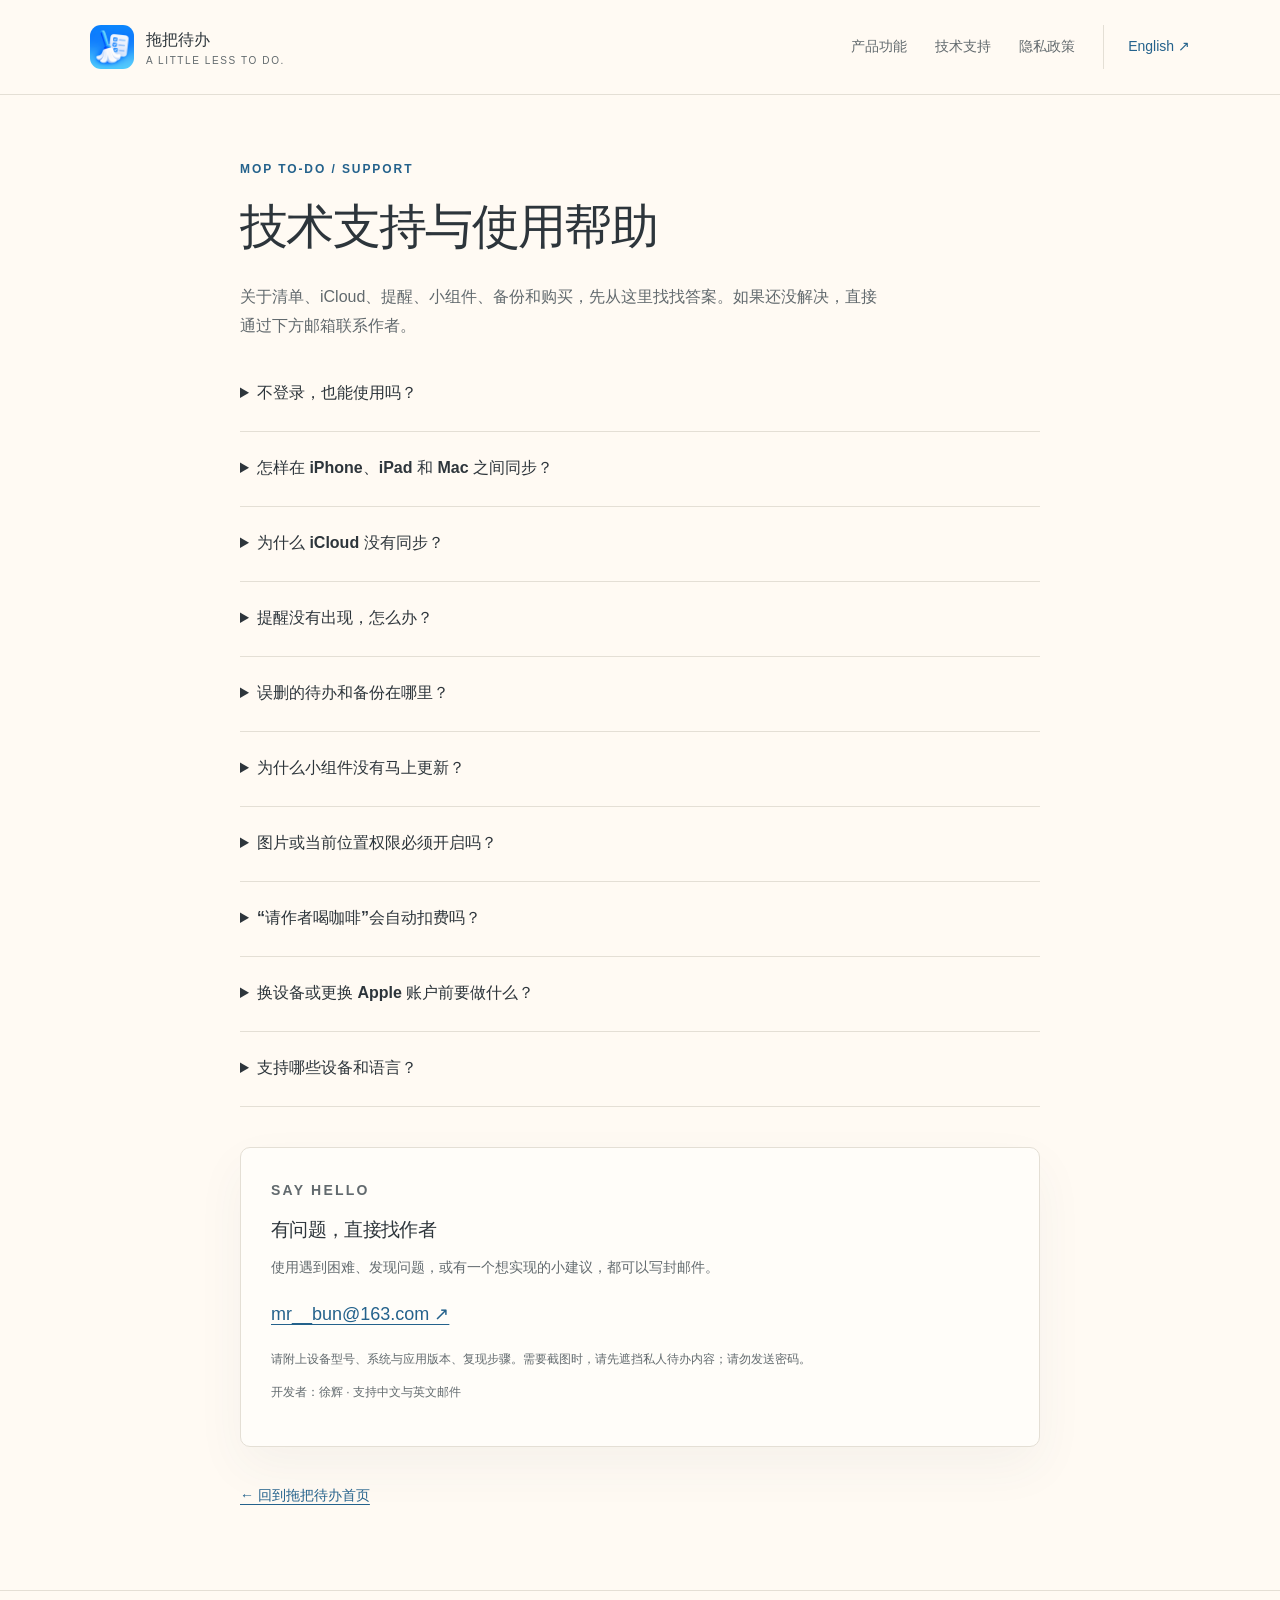
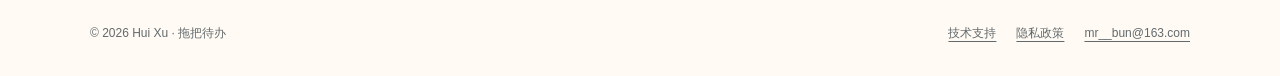
<file: support.html>
<!doctype html>
<html lang="zh-Hans">
<head><meta charset="utf-8"><meta name="viewport" content="width=device-width, initial-scale=1"><link rel="canonical" href="https://dreamnest.mrbun.cn/support"><meta property="og:url" content="https://dreamnest.mrbun.cn/support"><meta name="theme-color" content="#fffaf3"><title>拖把待办 — 技术支持与使用帮助</title><meta name="description" content="拖把待办技术支持、常见问题和开发者联系方式。"><meta property="og:type" content="website"><meta property="og:title" content="拖把待办 — 技术支持与使用帮助"><meta property="og:description" content="拖把待办技术支持、常见问题和开发者联系方式。"><meta property="og:locale" content="zh_CN">
<link rel="icon" type="image/png" href="./assets/app-icon.png">
<link rel="apple-touch-icon" href="./assets/app-icon.png">
<link rel="stylesheet" href="./styles.css">
</head>
<body><a class="skip" href="#main">跳到主要内容</a>
<header class="site-header">
<div class="wrap header-inner"><a class="brand" href="./"><img src="./assets/app-icon.png" width="44" height="44" alt=""><span>拖把待办<small>A LITTLE LESS TO DO.</small></span></a>
<nav class="nav" aria-label="主导航"><a href="./#features">产品功能</a><a href="./support.html">技术支持</a><a href="./privacy-policy.zh-Hans.html">隐私政策</a><a class="language" href="./support.en.html" lang="en">English ↗</a>
</nav>
</div>
</header>
<main id="main" class="document"><p class="eyebrow">MOP TO-DO / SUPPORT</p><h1>技术支持与使用帮助</h1><p class="support-intro">关于清单、iCloud、提醒、小组件、备份和购买，先从这里找找答案。如果还没解决，直接通过下方邮箱联系作者。</p>
<details><summary>不登录，也能使用吗？</summary><p>可以。无需注册独立账户，待办默认保存在本机。添加、编辑、整理文件夹和完成待办，不需要开启 iCloud。地图搜索和云端同步需要网络。</p>
</details>
<details><summary>怎样在 iPhone、iPad 和 Mac 之间同步？</summary><p>在各设备登录同一个 Apple 账户，并在应用设置中开启 iCloud 同步；更改开关后，请完全退出并重新打开应用。同步由系统安排，可能有延迟，不能保证即时完成。</p>
</details>
<details><summary>为什么 iCloud 没有同步？</summary><p>先确认各设备使用同一个 Apple 账户，网络可用、iCloud 空间足够，且应用设置已开启同步。查看设置中的状态或错误提示，按提示重试。先导出一份备份，再联系作者并附错误信息；不要为排查而直接卸载应用。</p>
</details>
<details><summary>提醒没有出现，怎么办？</summary><p>确认应用设置中的提醒已开启，系统也允许拖把待办发送通知。待办需要有安排时间，并选择有效的提前提醒；提醒时刻应晚于当前时间。专注模式、通知摘要和系统调度可能影响显示。地点只是待办信息，不会触发到达提醒。</p>
</details>
<details><summary>误删的待办和备份在哪里？</summary><p>在设置的“最近删除”中恢复尚未永久删除的待办。“导入 / 导出”可备份文件夹、待办和图片，包含最近删除。导入前会校验并预览；默认只补入缺少的内容，也可选择覆盖同一条记录。请妥善保管未加密的备份文件。</p>
</details>
<details><summary>为什么小组件没有马上更新？</summary><p>小组件的刷新和部分操作由系统调度，显示可能稍有延迟。请先打开主应用，确认对应文件夹和同步状态，再检查小组件选择的文件夹。Mac 上应用关闭期间产生的变更，云端传递可能等下次运行后继续。</p>
</details>
<details><summary>图片或当前位置权限必须开启吗？</summary><p>不需要。基本文字清单可以单独使用。添加图片时只导入你在系统选择器中选中的图片；主动使用当前位置时才请求定位。可以随时在系统设置中管理权限。</p>
</details>
<details><summary>“请作者喝咖啡”会自动扣费吗？</summary><p>不会。这是自愿的一次性 Apple 应用内购买，不是订阅，也不会解锁额外待办功能。不支持也可以正常使用全部待办功能。金额以 App Store 确认窗口为准；购买状态和退款可在 Apple 的购买记录及支持渠道中查询。</p>
</details>
<details><summary>换设备或更换 Apple 账户前要做什么？</summary><p>先在设置中导出完整备份，并确认文件可以访问。换设备时使用同一 Apple 账户和同步设置；更换账户前先关闭同步，避免把本机内容合并到另一个账户。关闭同步和卸载应用都不会自动删除云端数据。</p>
</details>
<details><summary>支持哪些设备和语言？</summary><p>支持 iOS / iPadOS 16 及以上、macOS 15 及以上。应用提供简体中文与英文，可在设置中切换。不同系统的小组件和外观能力可能不同。</p>
</details>
<aside class="contact-card"><p class="eyebrow">SAY HELLO</p><h3>有问题，直接找作者</h3><p>使用遇到困难、发现问题，或有一个想实现的小建议，都可以写封邮件。</p><a class="contact-email" href="mailto:mr__bun@163.com?subject=%E6%8B%96%E6%8A%8A%E5%BE%85%E5%8A%9E%E6%8A%80%E6%9C%AF%E6%94%AF%E6%8C%81">mr__bun@163.com ↗</a><p class="small">请附上设备型号、系统与应用版本、复现步骤。需要截图时，请先遮挡私人待办内容；请勿发送密码。</p><p class="small">开发者：徐辉 · 支持中文与英文邮件</p>
</aside><a class="back-link" href="./">← 回到拖把待办首页</a>
</main>
<footer class="site-footer">
<div class="wrap footer-inner"><span>© 2026 Hui Xu · 拖把待办</span>
<div class="footer-links"><a href="./support.html">技术支持</a><a href="./privacy-policy.zh-Hans.html">隐私政策</a><a href="mailto:mr__bun@163.com">mr__bun@163.com</a>
</div>
</div>
</footer>
</body></html>
</file>
<file: styles.css>
:root {
  --paper:#fffaf3;
  --surface:#fffdf9;
  --ink:#2d353b;
  --muted:#626a6e;
  --blue:#24628c;
  --blue-soft:#e3eff5;
  --line:#e4dfd5;
  --sage:#e3ead6;
  --yellow:#f6df9b;
  --shadow:0 20px 50px #3b4d5e0d;
  color-scheme:light;
  font-family:-apple-system,BlinkMacSystemFont,"Segoe UI","PingFang SC","Hiragino Sans GB","Microsoft YaHei",sans-serif;
  font-synthesis:none;
}
* {
  box-sizing:border-box;
}
html {
  scroll-behavior:smooth;
  scroll-padding-top:100px;
}
body {
  margin:0;
  color:var(--ink);
  background:var(--paper);
  line-height:1.8;
}
a {
  color:var(--blue);
  text-decoration-thickness:1px;
  text-underline-offset:4px;
}
button,input {
  font:inherit;
}
a,button,input,summary {
  -webkit-tap-highlight-color:transparent;
}
a:focus-visible,button:focus-visible,input:focus-visible,summary:focus-visible {
  outline:3px solid var(--blue);
  outline-offset:5px;
  border-radius:4px;
}
img {
  max-width:100%;
  height:auto;
}
h1,h2,h3,p {
  margin-top:0;
}
h1,h2,h3 {
  line-height:1.35;
  font-weight:650;
  letter-spacing:-.035em;
}
h1 {
  font-size:clamp(2rem,4vw,3.45rem);
  margin-bottom:24px;
}
h2 {
  font-size:clamp(1.8rem,3.8vw,2.7rem);
  margin-bottom:20px;
}
h3 {
  font-size:1.2rem;
}
p {
  margin-bottom:1em;
}
.wrap {
  width:min(1100px,calc(100% - 64px));
  margin:auto;
}
.skip {
  position:fixed;
  top:-100px;
  left:20px;
  background:var(--ink);
  color:white;
  padding:12px;
  z-index:10;
}
.skip:focus {
  top:12px;
}
.site-header {
  border-bottom:1px solid var(--line);
  background:var(--paper);
}
.header-inner {
  min-height:94px;
  display:flex;
  align-items:center;
  justify-content:space-between;
  gap:24px;
}
.brand {
  display:inline-flex;
  align-items:center;
  gap:12px;
  text-decoration:none;
  color:var(--ink);
  font-weight:700;
  white-space:nowrap;
}
.brand img {
  width:44px;
  height:44px;
  border-radius:11px;
}
.brand small {
  display:block;
  font-size:10px;
  font-weight:500;
  letter-spacing:.16em;
  color:var(--muted);
  line-height:1.4;
}
.nav {
  display:flex;
  align-items:center;
  gap:28px;
  flex-wrap:wrap;
  font-size:14px;
}
.nav a {
  text-decoration:none;
  color:var(--muted);
  min-height:44px;
  display:inline-flex;
  align-items:center;
}
.nav a:hover {
  color:var(--blue);
}
.nav .language {
  border-left:1px solid var(--line);
  padding-left:24px;
  color:var(--blue);
}
.hero {
  display:grid;
  grid-template-columns:1.05fr 1fr;
  gap:72px;
  align-items:center;
  padding:94px 0 90px;
}
.eyebrow {
  font-size:12px;
  letter-spacing:.16em;
  text-transform:uppercase;
  font-weight:650;
  color:var(--blue);
  margin-bottom:20px;
}
.hero h1 span {
  color:var(--blue);
  position:relative;
  display:inline-block;
}
.hero h1 span:after {
  content:"";
  height:7px;
  background:var(--yellow);
  position:absolute;
  bottom:-2px;
  left:0;
  right:0;
  z-index:-1;
  border-radius:50%;
  transform:rotate(-2deg);
}
.intro {
  font-size:17px;
  line-height:1.95;
  color:var(--muted);
  max-width:460px;
}
.actions {
  display:flex;
  flex-wrap:wrap;
  gap:14px;
  margin-top:30px;
}
.button {
  display:inline-flex;
  align-items:center;
  justify-content:center;
  gap:18px;
  padding:12px 22px;
  border:1px solid var(--blue);
  border-radius:8px;
  background:var(--blue);
  color:white;
  font-size:14px;
  font-weight:600;
  text-decoration:none;
  min-height:48px;
}
.button.secondary {
  background:transparent;
  color:var(--blue);
  border-color:#bdccd5;
}
.button:hover {
  filter:brightness(.94);
}
.platforms {
  font-size:12px;
  letter-spacing:.04em;
  color:var(--muted);
  margin-top:24px;
}
.demo-stage {
  position:relative;
  padding:22px 18px 18px;
}
.demo-stage:before {
  content:"";
  position:absolute;
  inset:50px 0 0;
  background:var(--blue-soft);
  border-radius:50% 40% 48% 45%;
  z-index:-1;
}
.notebook {
  background:var(--surface);
  box-shadow:4px 6px 0 #e3dfd7,5px 7px 0 #c8c6bd,var(--shadow);
  border:1px solid var(--line);
  border-radius:4px 16px 16px 4px;
  padding:42px 30px 26px;
  transform:rotate(-2deg);
  position:relative;
}
.notebook:before,.note:before {
  content:"";
  position:absolute;
  top:-12px;
  left:calc(50% - 45px);
  height:26px;
  width:90px;
  background:#d9e5c9e6;
  transform:rotate(3deg);
}
.notebook-top {
  display:flex;
  justify-content:space-between;
  align-items:center;
  border-bottom:1px solid var(--line);
  padding-bottom:15px;
  gap:12px;
}
.notebook-top h2 {
  font-size:23px;
  margin:0;
}
.notebook-top span {
  font-size:11px;
  color:var(--muted);
}
.demo-list {
  list-style:none;
  padding:12px 0 0;
  margin:0;
}
.demo-list li {
  border-bottom:1px solid var(--line);
}
.demo-list label {
  display:flex;
  gap:12px;
  align-items:flex-start;
  padding:17px 0;
  cursor:pointer;
  min-height:60px;
}
.demo-list input {
  accent-color:var(--blue);
  width:21px;
  height:21px;
  flex-shrink:0;
  margin:4px 0 0;
  cursor:pointer;
}
.demo-list input:checked+span {
  text-decoration:line-through;
  color:var(--muted);
}
.demo-list small {
  display:block;
  color:var(--muted);
  font-size:11px;
  text-decoration:none;
}
.demo-progress {
  display:flex;
  align-items:center;
  justify-content:space-between;
  gap:10px;
  margin-top:22px;
  font-size:12px;
  color:var(--muted);
}
.demo-progress progress {
  width:72px;
  height:7px;
  accent-color:var(--blue);
}
.demo-hint {
  max-width:calc(100% - 130px);
  text-align:left;
  font-size:11px;
  color:var(--muted);
  margin:22px 0 0;
}
.note {
  width:140px;
  position:absolute;
  right:-12px;
  bottom:-10px;
  transform:rotate(5deg);
  font-size:13px;
  line-height:1.7;
  padding:24px 20px 14px;
  background:#f9e8ad;
  box-shadow:0 8px 20px #73644312;
}
.note:before {
  width:55px;
  left:calc(50% - 28px);
  background:#dae8ece6;
}
.section {
  padding:80px 0;
  border-top:1px solid var(--line);
}
.section-lead {
  max-width:620px;
  color:var(--muted);
}
.feature-grid {
  display:grid;
  grid-template-columns:repeat(3,1fr);
  gap:40px 36px;
  margin-top:46px;
}
.feature {
  border-top:2px solid #bed3df;
  padding-top:22px;
}
.feature-index {
  display:block;
  color:var(--blue);
  font-size:12px;
  letter-spacing:.1em;
  margin-bottom:18px;
}
.feature h3 {
  margin-bottom:12px;
}
.feature p {
  font-size:14px;
  color:var(--muted);
  margin:0;
}
.devices>* {
  min-width:0;
}
.devices {
  display:grid;
  grid-template-columns:1fr 1fr;
  gap:64px;
  align-items:center;
}
.devices-copy p {
  color:var(--muted);
}
.device-list {
  list-style:none;
  padding:0;
  margin:24px 0 0;
  display:flex;
  flex-wrap:wrap;
  gap:12px;
}
.device-list li {
  font-size:12px;
  border:1px solid var(--line);
  border-radius:6px;
  padding:6px 12px;
}
.sync-sheet {
  background:var(--blue-soft);
  border-radius:10px;
  padding:32px;
  position:relative;
}
.sync-diagram {
  display:flex;
  align-items:center;
  justify-content:space-between;
  gap:12px;
  margin-bottom:24px;
  font-size:13px;
}
.sync-diagram span {
  background:var(--surface);
  padding:12px 15px;
  border-radius:6px;
  box-shadow:0 3px 0 #c6d8e2;
}
.sync-diagram b {
  font-size:20px;
  font-weight:400;
  color:var(--blue);
}
.sync-sheet p {
  font-size:13px;
  color:var(--blue);
  margin:0;
}
.support-grid {
  display:grid;
  grid-template-columns:1.45fr 1fr;
  gap:64px;
  margin-top:32px;
}
details {
  border-bottom:1px solid var(--line);
  padding:18px 0;
}
summary {
  cursor:pointer;
  min-height:30px;
  font-weight:550;
  padding-right:16px;
}
details p {
  font-size:14px;
  color:var(--muted);
  margin:16px 0 4px;
}
details ol,details ul {
  font-size:14px;
  color:var(--muted);
  padding-left:22px;
}
details li {
  margin-bottom:8px;
}
.contact-card {
  align-self:start;
  background:var(--surface);
  border:1px solid var(--line);
  border-radius:10px;
  padding:30px;
  box-shadow:var(--shadow);
}
.contact-card h3 {
  margin-bottom:12px;
}
.contact-card p {
  font-size:14px;
  color:var(--muted);
}
.contact-email {
  display:block;
  font-size:18px;
  overflow-wrap:anywhere;
  margin:18px 0;
}
.contact-card .small,.small {
  font-size:12px;
  color:var(--muted);
}
.privacy-intro {
  display:grid;
  grid-template-columns:1fr 1fr;
  gap:64px;
}
.privacy-facts {
  list-style:none;
  padding:0;
  margin:0;
}
.privacy-facts li {
  display:flex;
  gap:14px;
  margin-bottom:14px;
  font-size:15px;
}
.privacy-facts li:before {
  content:"✓";
  color:var(--blue);
}
.policy-languages {
  display:flex;
  flex-wrap:wrap;
  gap:10px 20px;
  margin:24px 0;
  font-size:13px;
}
.policy-inline {
  margin-top:32px;
  border:1px solid var(--line);
  padding:18px 24px;
  background:var(--surface);
  border-radius:8px;
}
.policy-inline[open]>summary {
  margin-bottom:32px;
}
.site-footer {
  border-top:1px solid var(--line);
  padding:32px 0;
  font-size:12px;
  color:var(--muted);
}
.footer-inner {
  display:flex;
  justify-content:space-between;
  gap:24px;
  flex-wrap:wrap;
}
.site-footer a {
  color:var(--muted);
}
.footer-links {
  display:flex;
  flex-wrap:wrap;
  gap:20px;
}
.document {
  width:min(800px,calc(100% - 64px));
  margin:auto;
  padding:64px 0 80px;
}
.document h1 {
  font-size:clamp(2rem,5vw,3rem);
}
.document .eyebrow {
  margin-bottom:14px;
}
.document .subtitle {
  color:var(--muted);
  margin-bottom:30px;
}
.prose h1 {
  display:none;
}
.prose h2 {
  font-size:1.3rem;
  letter-spacing:-.02em;
  margin-top:38px;
  margin-bottom:14px;
}
.prose p,.prose li {
  font-size:15px;
  line-height:1.95;
  color:var(--ink);
}
.prose ul {
  padding-left:22px;
}
.prose li {
  margin-bottom:9px;
}
.prose a {
  overflow-wrap:anywhere;
}
.document .contact-card {
  margin-top:40px;
}
.document details {
  padding:22px 0;
}
.back-link {
  display:inline-block;
  margin-top:36px;
  font-size:14px;
}
.support-intro {
  max-width:650px;
  color:var(--muted);
}
@media(min-width:1400px) {
  .hero {
    padding:112px 0 110px;
  }
}
@media(max-width:900px) {
  .wrap {
    width:calc(100% - 48px);
  }
  .hero {
    gap:32px;
    padding:70px 0;
  }
  .notebook {
    padding:36px 22px 24px;
  }
  .note {
    right:0;
    bottom:-24px;
  }
  .feature-grid {
    gap:32px 24px;
  }
  .devices,.support-grid,.privacy-intro {
    gap:32px;
  }
  .sync-sheet {
    padding:24px;
  }
  .sync-diagram {
    gap:6px;
  }
  .sync-diagram span {
    padding:10px;
  }
  .nav {
    gap:18px;
  }
}
@media(max-width:650px) {
  html {
    scroll-padding-top:24px;
  }
  .wrap,.document {
    width:calc(100% - 40px);
  }
  .header-inner {
    min-height:84px;
    gap:12px;
    flex-wrap:wrap;
    padding:18px 0;
  }
  .brand img {
    width:38px;
    height:38px;
  }
  .brand {
    font-size:15px;
    gap:9px;
  }
  .nav {
    gap:16px;
    font-size:12px;
  }
  .nav .language {
    padding-left:14px;
  }
  .nav a {
    min-height:36px;
  }
  .hero {
    grid-template-columns:1fr;
    gap:44px;
    padding:52px 0 72px;
  }
  .hero h1 {
    font-size:clamp(1.7rem,8.6vw,3.4rem);
  }
  .intro {
    font-size:15px;
  }
  .demo-stage {
    max-width:440px;
    width:100%;
    margin:auto;
    padding:12px 20px;
  }
  .note {
    font-size:12px;
    right:0;
    bottom:-18px;
  }
  .section {
    padding:52px 0;
  }
  .feature-grid {
    grid-template-columns:1fr 1fr;
    gap:30px 22px;
    margin-top:32px;
  }
  .feature h3 {
    font-size:1.05rem;
  }
  .feature p {
    font-size:13px;
  }
  .devices,.support-grid,.privacy-intro {
    grid-template-columns:1fr;
    gap:28px;
  }
  .device-list {
    gap:8px;
  }
  .contact-card {
    padding:24px;
  }
  .policy-inline {
    padding:18px;
  }
  .document {
    padding-top:42px;
  }
  .policy-languages {
    gap:8px 16px;
  }
  .footer-inner {
    gap:16px;
  }
  .prose p,.prose li {
    font-size:14px;
  }
  .sync-sheet {
    padding:22px;
  }
  .sync-diagram {
    font-size:12px;
    gap:6px;
  }
  .sync-diagram span {
    padding:10px 8px;
  }
  .support-grid {
    margin-top:16px;
  }
}
@media(max-width:380px) {
  .nav {
    width:100%;
    justify-content:space-between;
  }
  .feature-grid {
    grid-template-columns:1fr;
  }
  .actions .button {
    padding:12px 16px;
  }
  .notebook {
    padding:32px 18px 22px;
  }
  .demo-list label {
    font-size:14px;
  }
}
@media(prefers-reduced-motion:reduce) {
  html {
    scroll-behavior:auto;
  }
  *,*:before,*:after {
    animation:none!important;
    transition:none!important;
  }
}
</file>
